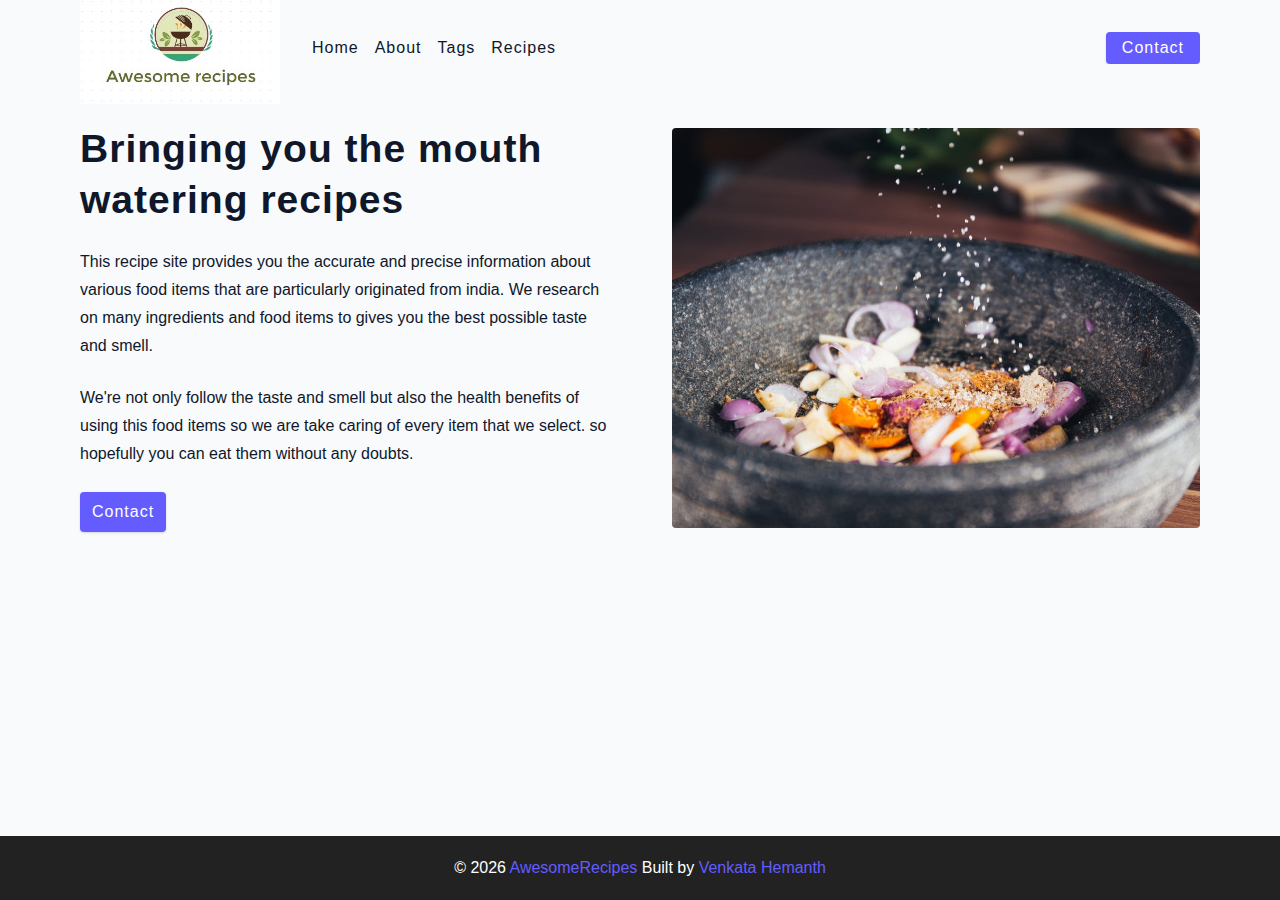
<file: about.html>
<!DOCTYPE html>
<html lang="en">
  <head>
    <meta charset="UTF-8" />
    <meta http-equiv="X-UA-Compatible" content="IE=edge" />
    <meta name="viewport" content="width=device-width, initial-scale=1.0" />
    <title>About</title>
    <!-- favicon -->
    <link rel="shortcut icon" href="./assets/favicon.ico" type="image/x-icon" />
    <!-- normalize -->
    <link rel="stylesheet" href="./css/normalize.css" />
    <!-- font-awesome -->
    <link
      rel="stylesheet"
      href="https://cdnjs.cloudflare.com/ajax/libs/font-awesome/5.14.0/css/all.min.css"
    />
    <!-- main css -->
    <link rel="stylesheet" href="./css/main.css" />
  </head>
  <body>
    <!-- nav  -->
    <nav class="navbar">
      <div class="nav-center">
        <div class="nav-header">
          <a href="index.html" class="nav-logo">
            <img src="./assets/ll.jpeg" alt="simply recipes" />
          </a>
          <button class="nav-btn btn">
            <i class="fas fa-align-justify"></i>
          </button>
        </div>
        <div class="nav-links">
          <a href="index.html" class="nav-link"> home </a>
          <a href="about.html" class="nav-link"> about </a>
          <a href="tags.html" class="nav-link"> tags </a>
          <a href="recipes.html" class="nav-link"> recipes </a>

          <div class="nav-link contact-link">
            <a href="contact.html" class="btn"> contact </a>
          </div>
        </div>
      </div>
    </nav>
    <!-- end of nav -->
    <main class="page">
      <section class="about-page">
        <article>
          <h2>Bringing you the mouth watering recipes</h2>
          <p>
            This recipe site provides you the accurate and precise information about various food items
            that are particularly originated from india. We research on many ingredients and food items 
            to gives you the best possible taste and smell.
          </p>
          <p>
            We're not only follow the taste and smell but also the health benefits of using this food items so we are take caring 
            of every item that we select. so hopefully you can eat them without any doubts.
          </p>
          <a href="contact.html" class="btn"> contact </a>
        </article>
        <!-- needs fixes -->
        <img
          src="./assets/about.jpeg"
          alt="Person Pouring Salt in Bowl"
          class="img about-img"
        />
      </section>
      <section class="featured-recipes">
        <h5 class="featured-title"></h5>
        <div class="recipes-list">
          <!-- single recipe -->
         
          <!-- end of single recipe -->
        </div>
      </section>
    </main>
    <!-- footer -->
    <footer class="page-footer">
      <p>
        &copy; <span id="date"></span>
        <span class="footer-logo">AwesomeRecipes</span> Built by
        <a href="">Venkata Hemanth</a>
      </p>
    </footer>
    <script src="./js/app.js"></script>
  </body>
</html>
</file>
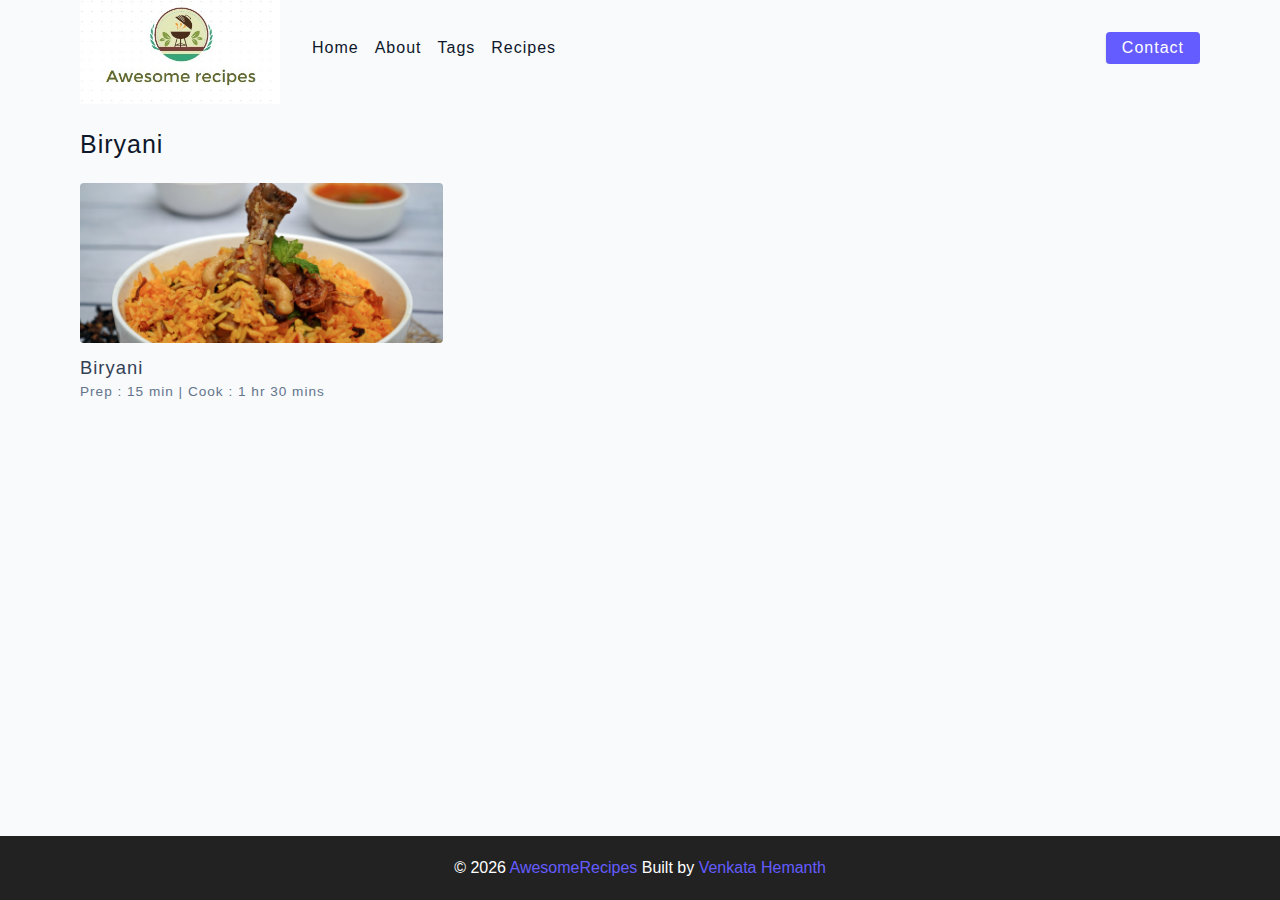
<file: Biryani.html>
<!DOCTYPE html>
<html lang="en">
  <head>
    <meta charset="UTF-8" />
    <meta http-equiv="X-UA-Compatible" content="IE=edge" />
    <meta name="viewport" content="width=device-width, initial-scale=1.0" />
    <title>Recipe Template</title>
    <!-- favicon -->
    <link rel="shortcut icon" href="./assets/favicon.ico" type="image/x-icon" />
    <!-- normalize -->
    <link rel="stylesheet" href="./css/normalize.css" />
    <!-- font-awesome -->
    <link
      rel="stylesheet"
      href="https://cdnjs.cloudflare.com/ajax/libs/font-awesome/5.14.0/css/all.min.css"
    />
    <!-- main css -->
    <link rel="stylesheet" href="./css/main.css" />
  </head>
  <body>
    <!-- nav  -->
    <nav class="navbar">
      <div class="nav-center">
        <div class="nav-header">
          <a href="index.html" class="nav-logo">
            <img src="./assets/ll.jpeg" alt="simply recipes" />
          </a>
          <button class="nav-btn btn">
            <i class="fas fa-align-justify"></i>
          </button>
        </div>
        <div class="nav-links">
          <a href="index.html" class="nav-link"> home </a>
          <a href="about.html" class="nav-link"> about </a>
          <a href="tags.html" class="nav-link"> tags </a>
          <a href="recipes.html" class="nav-link"> recipes </a>

          <div class="nav-link contact-link">
            <a href="contact.html" class="btn"> contact </a>
          </div>
        </div>
      </div>
    </nav>
    <!-- end of nav -->
    <main class="page">
      <div class="featured-recipes">
        <h4>Biryani</h4>
          <!-- recipes list -->
        <div class="recipes-list">
          <!-- single recipe -->
          <a href="single-recipe.html" class="recipe">
            <img
              src="./assets/recipes/recipe-1.jpeg"
              class="img recipe-img"
              alt=""
            />
            <h5>Biryani</h5>
            <p>Prep : 15 min | Cook : 1 hr 30 mins</p>
          </a>
        </div>
        <!-- end of recipe list -->
      </div>
          
    </main>
    <!-- footer -->
    <footer class="page-footer">
      <p>
        &copy; <span id="date"></span>
        <span class="footer-logo">AwesomeRecipes</span> Built by
        <a href="">Venkata Hemanth</a>
      </p>
    </footer>
    <script src="./js/app.js"></script>
  </body>
</html>
</file>
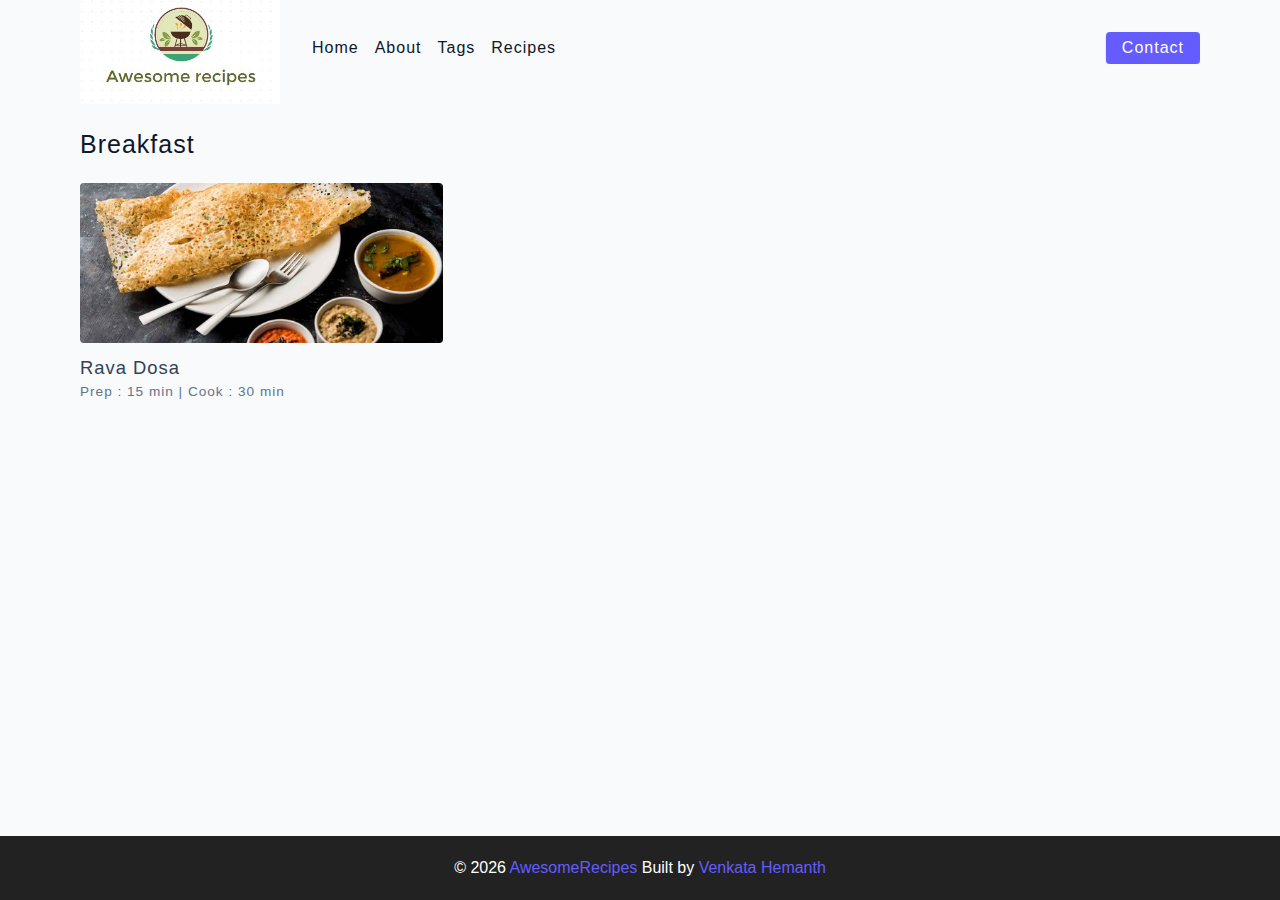
<file: Breakfast.html>
<!DOCTYPE html>
<html lang="en">
  <head>
    <meta charset="UTF-8" />
    <meta http-equiv="X-UA-Compatible" content="IE=edge" />
    <meta name="viewport" content="width=device-width, initial-scale=1.0" />
    <title>Recipe Template</title>
    <!-- favicon -->
    <link rel="shortcut icon" href="./assets/favicon.ico" type="image/x-icon" />
    <!-- normalize -->
    <link rel="stylesheet" href="./css/normalize.css" />
    <!-- font-awesome -->
    <link
      rel="stylesheet"
      href="https://cdnjs.cloudflare.com/ajax/libs/font-awesome/5.14.0/css/all.min.css"
    />
    <!-- main css -->
    <link rel="stylesheet" href="./css/main.css" />
  </head>
  <body>
    <!-- nav  -->
    <nav class="navbar">
      <div class="nav-center">
        <div class="nav-header">
          <a href="index.html" class="nav-logo">
            <img src="./assets/ll.jpeg" alt="simply recipes" />
          </a>
          <button class="nav-btn btn">
            <i class="fas fa-align-justify"></i>
          </button>
        </div>
        <div class="nav-links">
          <a href="index.html" class="nav-link"> home </a>
          <a href="about.html" class="nav-link"> about </a>
          <a href="tags.html" class="nav-link"> tags </a>
          <a href="recipes.html" class="nav-link"> recipes </a>

          <div class="nav-link contact-link">
            <a href="contact.html" class="btn"> contact </a>
          </div>
        </div>
      </div>
    </nav>
    <!-- end of nav -->
    <main class="page">
      <div class="featured-recipes">
        <h4>Breakfast</h4>
          <!-- recipes list -->
        <div class="recipes-list">
          <a href="fourth-recipe.html" class="recipe">
            <img
              src="./assets/recipes/recipe-4.jpeg"
              class="img recipe-img"
              alt=""
            />
            <h5>Rava Dosa</h5>
            <p>Prep : 15 min | Cook : 30 min</p>
          </a>
          <!-- end of single recipe -->
        </div>
        <!-- end of recipe list -->
      </div>
          
    </main>
    <!-- footer -->
    <footer class="page-footer">
      <p>
        &copy; <span id="date"></span>
        <span class="footer-logo">AwesomeRecipes</span> Built by
        <a href="">Venkata Hemanth</a>
      </p>
    </footer>
    <script src="./js/app.js"></script>
  </body>
</html>
</file>
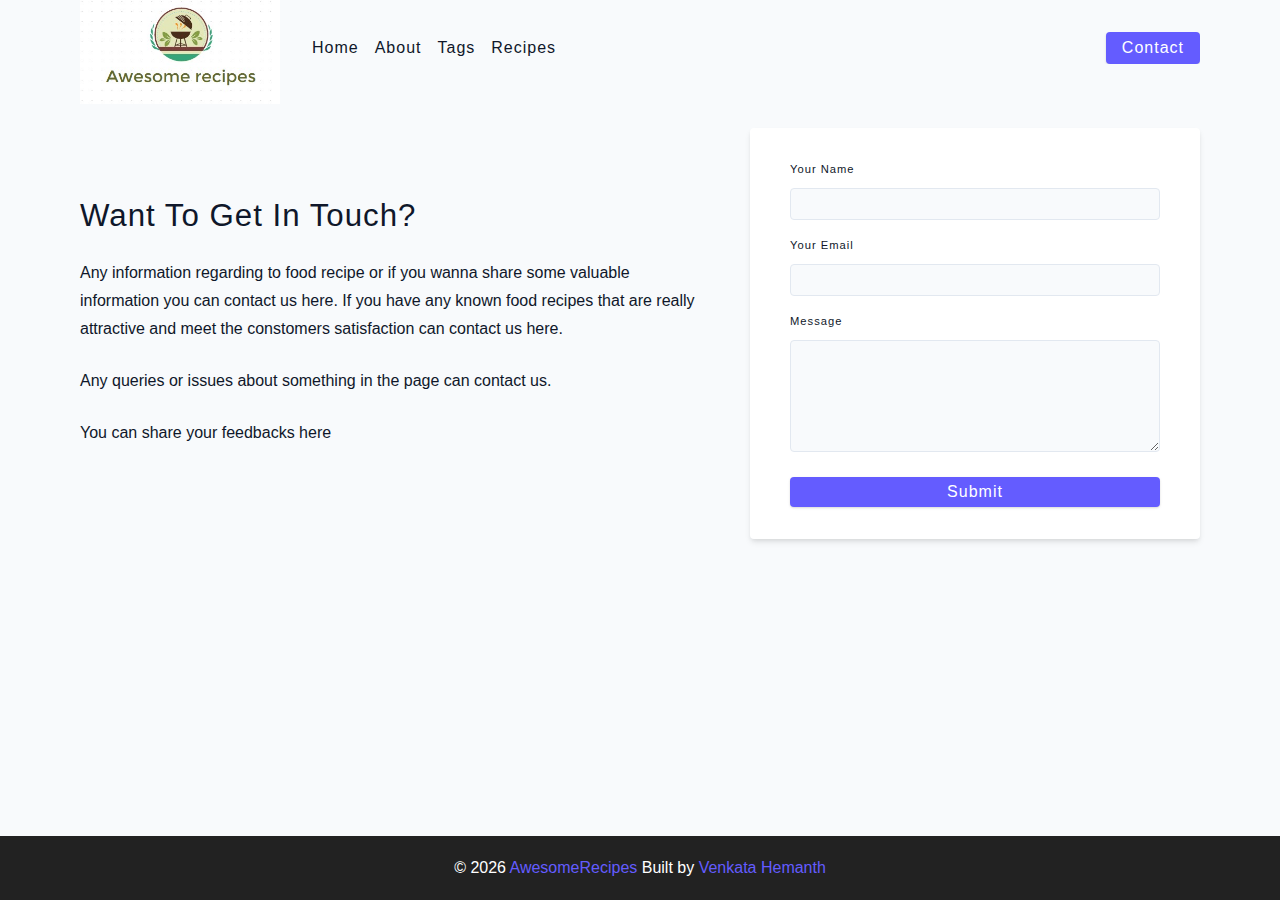
<file: contact.html>
<!DOCTYPE html>
<html lang="en">
  <head>
    <meta charset="UTF-8" />
    <meta http-equiv="X-UA-Compatible" content="IE=edge" />
    <meta name="viewport" content="width=device-width, initial-scale=1.0" />
    <title>Contact</title>
    <!-- favicon -->
    <link rel="shortcut icon" href="./assets/favicon.ico" type="image/x-icon" />
    <!-- normalize -->
    <link rel="stylesheet" href="./css/normalize.css" />
    <!-- font-awesome -->
    <link
      rel="stylesheet"
      href="https://cdnjs.cloudflare.com/ajax/libs/font-awesome/5.14.0/css/all.min.css"
    />
    <!-- main css -->
    <link rel="stylesheet" href="./css/main.css" />
  </head>
  <body>
    <!-- nav  -->
    <nav class="navbar">
      <div class="nav-center">
        <div class="nav-header">
          <a href="index.html" class="nav-logo">
            <img src="./assets/ll.jpeg" alt="simply recipes" />
          </a>
          <button class="nav-btn btn">
            <i class="fas fa-align-justify"></i>
          </button>
        </div>
        <div class="nav-links">
          <a href="index.html" class="nav-link"> home </a>
          <a href="about.html" class="nav-link"> about </a>
          <a href="tags.html" class="nav-link"> tags </a>
          <a href="recipes.html" class="nav-link"> recipes </a>

          <div class="nav-link contact-link">
            <a href="contact.html" class="btn"> contact </a>
          </div>
        </div>
      </div>
    </nav>
    <!-- end of nav -->
    <main class="page">
     <section class="contact-container">
          <article class="contact-info">
            <h3>Want To Get In Touch?</h3>
            <p>
              Any information regarding to food recipe or if you wanna share some valuable information you can contact us here.
              If you have any known food recipes that are really attractive and meet the constomers
              satisfaction can contact us here.
            </p>
            <p>Any queries or issues about something in the page can contact us.</p>
            <p>
              You can share your feedbacks here
            </p>
          </article>
          <article>
            <form class="form contact-form">
              <div class="form-row">
                <label html="name" class="form-label">your name</label>
                <input type="text" name="name" id="name" class="form-input" />
              </div>
              <div class="form-row">
                <label html="email" class="form-label">your email</label>
                <input type="text" name="email" id="email" class="form-input" />
              </div>
              <div class="form-row">
                <label html="message" class="form-label">message</label>
                <textarea name="message" id="message" class="form-textarea"></textarea>
              </div>
              <button type="submit" class="btn btn-block">
                submit
              </button>
            </form>
          </article>
        </section>
    </main>
    <!-- footer -->
    <footer class="page-footer">
      <p>
        &copy; <span id="date"></span>
        <span class="footer-logo">AwesomeRecipes</span> Built by
        <a href="">Venkata Hemanth</a>
      </p>
    </footer>
    <script src="./js/app.js"></script>
  </body>
</html>
</file>
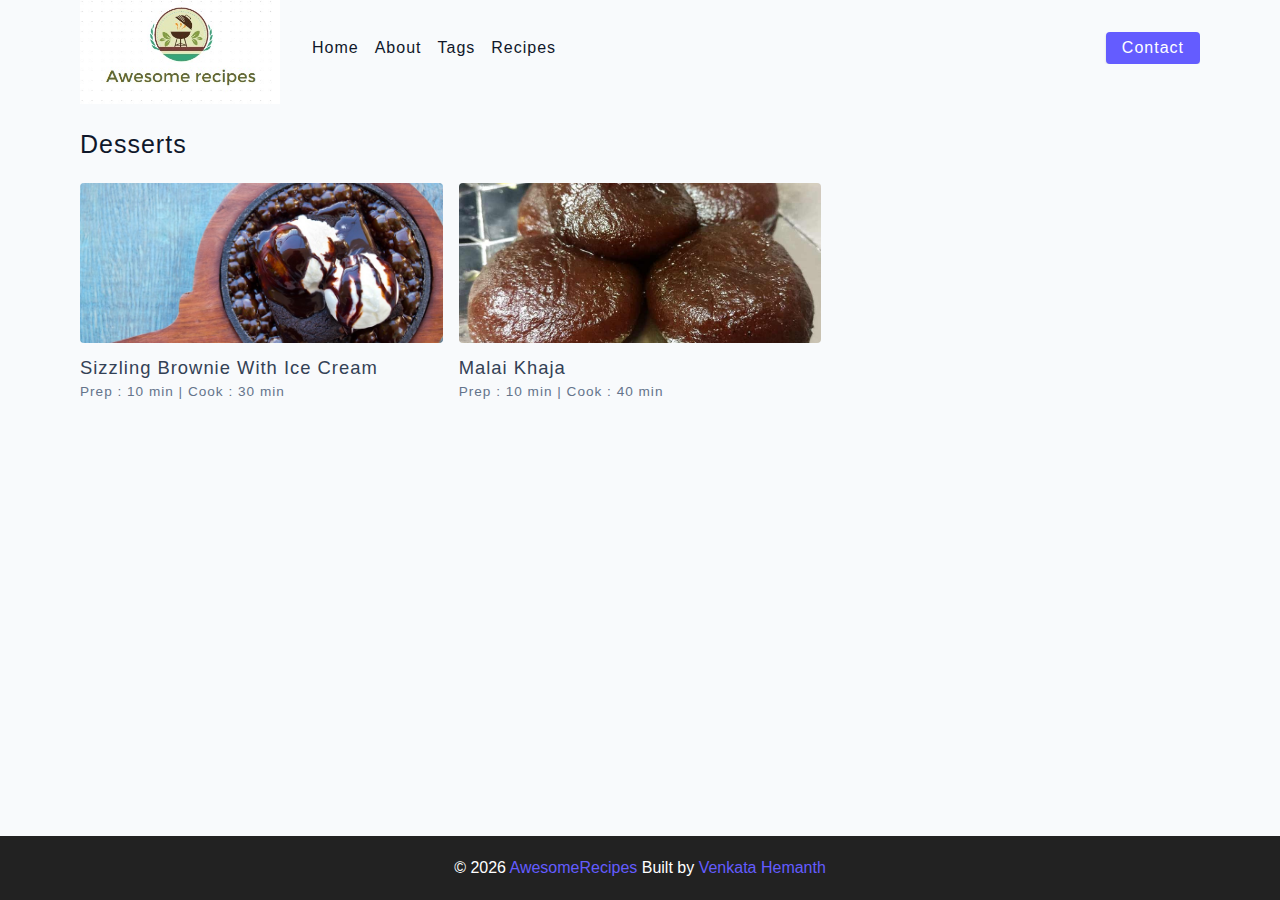
<file: Desserts.html>
<!DOCTYPE html>
<html lang="en">
  <head>
    <meta charset="UTF-8" />
    <meta http-equiv="X-UA-Compatible" content="IE=edge" />
    <meta name="viewport" content="width=device-width, initial-scale=1.0" />
    <title>Recipe Template</title>
    <!-- favicon -->
    <link rel="shortcut icon" href="./assets/favicon.ico" type="image/x-icon" />
    <!-- normalize -->
    <link rel="stylesheet" href="./css/normalize.css" />
    <!-- font-awesome -->
    <link
      rel="stylesheet"
      href="https://cdnjs.cloudflare.com/ajax/libs/font-awesome/5.14.0/css/all.min.css"
    />
    <!-- main css -->
    <link rel="stylesheet" href="./css/main.css" />
  </head>
  <body>
    <!-- nav  -->
    <nav class="navbar">
      <div class="nav-center">
        <div class="nav-header">
          <a href="index.html" class="nav-logo">
            <img src="./assets/ll.jpeg" alt="simply recipes" />
          </a>
          <button class="nav-btn btn">
            <i class="fas fa-align-justify"></i>
          </button>
        </div>
        <div class="nav-links">
          <a href="index.html" class="nav-link"> home </a>
          <a href="about.html" class="nav-link"> about </a>
          <a href="tags.html" class="nav-link"> tags </a>
          <a href="recipes.html" class="nav-link"> recipes </a>

          <div class="nav-link contact-link">
            <a href="contact.html" class="btn"> contact </a>
          </div>
        </div>
      </div>
    </nav>
    <!-- end of nav -->
    <main class="page">
      <div class="featured-recipes">
        <h4>Desserts</h4>
          <!-- recipes list -->
        <div class="recipes-list">
          <!-- single recipe -->
          <a href="double-recipe.html" class="recipe">
            <img
              src="./assets/recipes/recipe-2.jpeg"
              class="img recipe-img"
              alt=""
            />
            <h5>Sizzling Brownie with Ice cream</h5>
            <p>Prep : 10 min | Cook : 30 min</p>
          </a>
          <a href="third-recipe.html" class="recipe">
            <img
              src="./assets/recipes/recipe-3.jpeg"
              class="img recipe-img"
              alt=""
            />
            <h5>Malai Khaja</h5>
            <p>Prep : 10 min | Cook : 40 min</p>
          </a>
        </div>
        <!-- end of recipe list -->
      </div>
          
    </main>
    <!-- footer -->
    <footer class="page-footer">
      <p>
        &copy; <span id="date"></span>
        <span class="footer-logo">AwesomeRecipes</span> Built by
        <a href="">Venkata Hemanth</a>
      </p>
    </footer>
    <script src="./js/app.js"></script>
  </body>
</html>
</file>
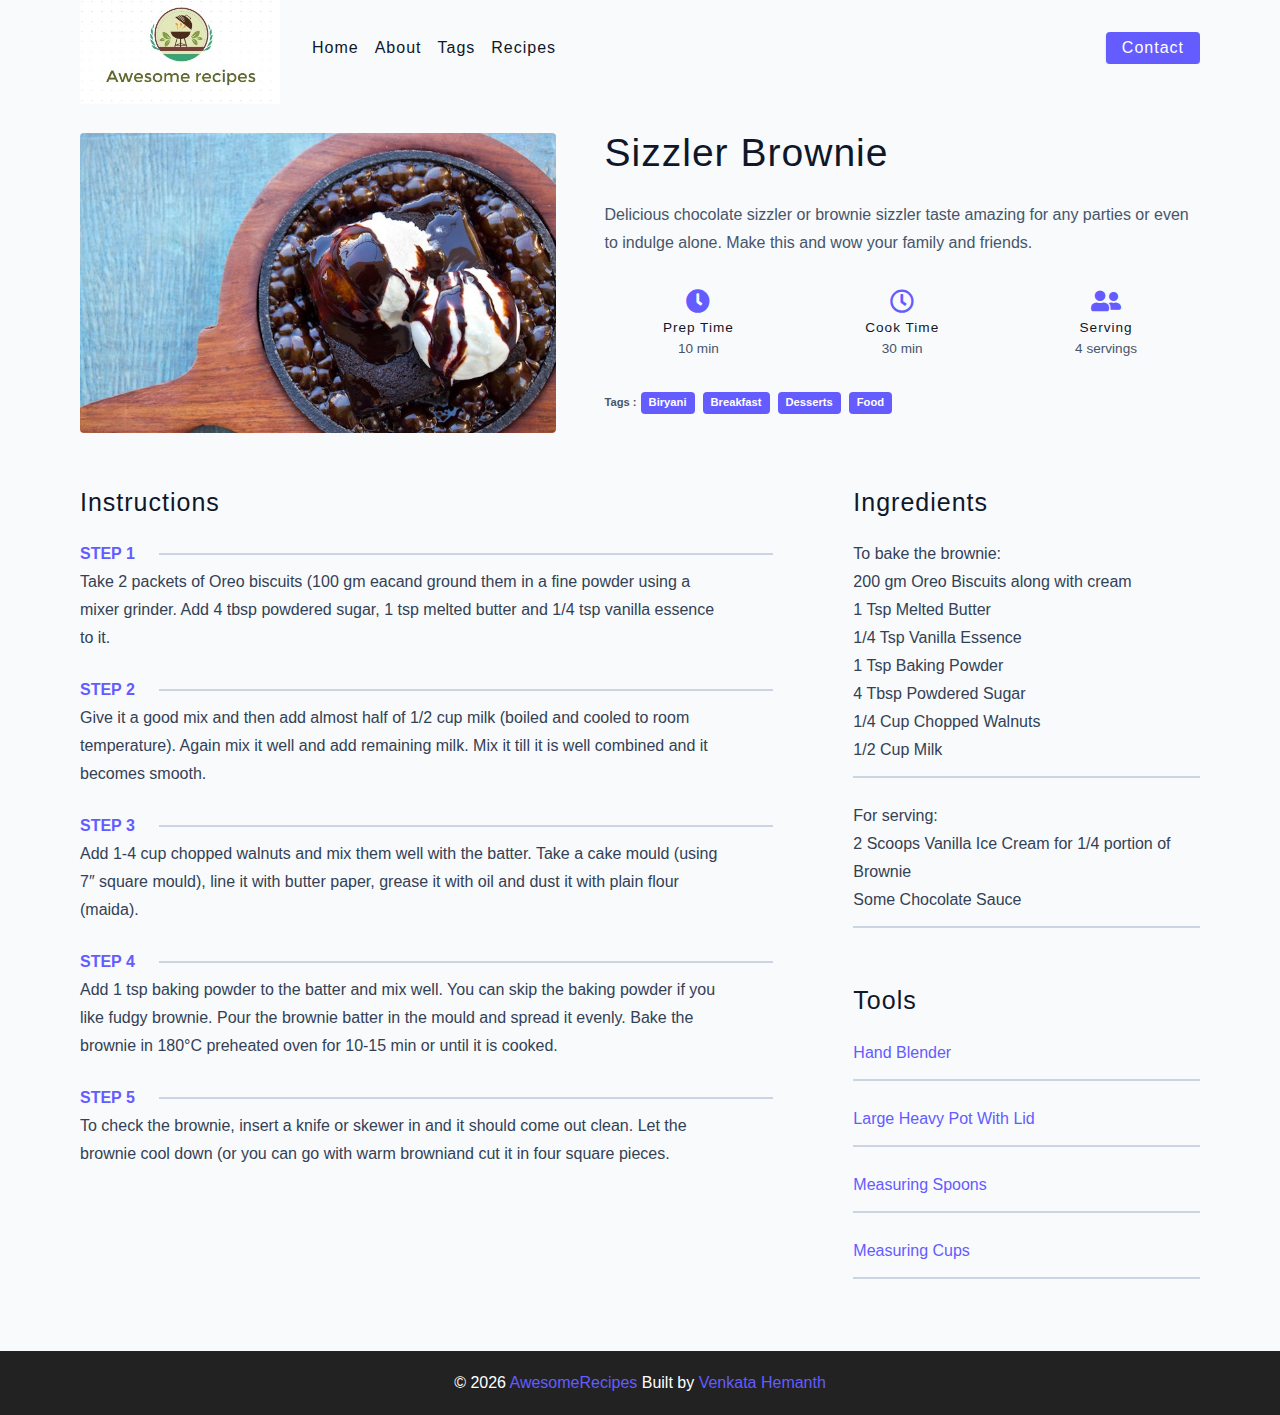
<file: double-recipe.html>
<!DOCTYPE html>
<html lang="en">
  <head>
    <meta charset="UTF-8" />
    <meta http-equiv="X-UA-Compatible" content="IE=edge" />
    <meta name="viewport" content="width=device-width, initial-scale=1.0" />
    <title>Single Recipe</title>
    <!-- favicon -->
    <link rel="shortcut icon" href="./assets/favicon.ico" type="image/x-icon" />
    <!-- normalize -->
    <link rel="stylesheet" href="./css/normalize.css" />
    <!-- font-awesome -->
    <link
      rel="stylesheet"
      href="https://cdnjs.cloudflare.com/ajax/libs/font-awesome/5.14.0/css/all.min.css"
    />
    <!-- main css -->
    <link rel="stylesheet" href="./css/main.css" />
  </head>
  <body>
    <!-- nav  -->
    <nav class="navbar">
      <div class="nav-center">
        <div class="nav-header">
          <a href="index.html" class="nav-logo">
            <img src="./assets/ll.jpeg" alt="simply recipes" />
          </a>
          <button class="nav-btn btn">
            <i class="fas fa-align-justify"></i>
          </button>
        </div>
        <div class="nav-links">
          <a href="index.html" class="nav-link"> home </a>
          <a href="about.html" class="nav-link"> about </a>
          <a href="tags.html" class="nav-link"> tags </a>
          <a href="recipes.html" class="nav-link"> recipes </a>

          <div class="nav-link contact-link">
            <a href="contact.html" class="btn"> contact </a>
          </div>
        </div>
      </div>
    </nav>
    <!-- end of nav -->
    <main class="page">
      <div class="recipe-page">
        <section class="recipe-hero">
          <img
            src="./assets/recipes/recipe-2.jpeg"
            class="img recipe-hero-img"
          />
          <article class="recipe-info">
            <h2>Sizzler brownie</h2>
            <p>
            Delicious chocolate sizzler or brownie sizzler taste amazing for any 
            parties or even to indulge alone. Make this and wow your family and friends.
            </p>
            <div class="recipe-icons">
              <article>
                <i class="fas fa-clock"></i>
                <h5>prep time</h5>
                <p>10 min</p>
              </article>
              <article>
                <i class="far fa-clock"></i>
                <h5>cook time</h5>
                <p>30 min</p>
              </article>
              <article>
                <i class="fas fa-user-friends"></i>
                <h5>serving</h5>
                <p>4 servings</p>
              </article>
            </div>
            <p class="recipe-tags">
              Tags : <a href="Biryani.html">Biryani</a>
              <a href="Breakfast.html">breakfast</a>
              <a href="Desserts.html">Desserts</a>
              <a href="tag-template.html">food</a>
            </p>
          </article>
        </section>
        <!-- content -->
        <section class="recipe-content">
          <article>
            <h4>instructions</h4>
            <!-- single instruction -->
            <div class="single-instruction">
              <header>
                <p>step 1</p>
                <div></div>
              </header>
              <p>
                Take 2 packets of Oreo biscuits (100 gm eacand ground them in a fine powder using a mixer grinder.
                Add 4 tbsp powdered sugar, 1 tsp melted butter and 1/4 tsp vanilla essence to it.
              </p>
            </div>
            <!-- end of single instruction -->
            <!-- single instruction -->
            <div class="single-instruction">
              <header>
                <p>step 2</p>
                <div></div>
              </header>
              <p>
                Give it a good mix and then add almost half of 1/2 cup milk (boiled and cooled to room temperature).
                Again mix it well and add remaining milk. Mix it till it is well combined and it becomes smooth.
              </p>
            </div>
            <!-- end of single instruction -->
            <!-- single instruction -->
            <div class="single-instruction">
              <header>
                <p>step 3</p>
                <div></div>
              </header>
              <p>
                Add 1-4 cup chopped walnuts and mix them well with the batter.
                Take a cake mould (using 7″ square mould), line it with butter paper, grease it with oil and dust it with plain flour (maida).
              </p>
            </div>
            <div class="single-instruction">
              <header>
                <p>step 4</p>
                <div></div>
              </header>
              <p>
                Add 1 tsp baking powder to the batter and mix well. You can skip the baking powder if you like fudgy brownie.
                Pour the brownie batter in the mould and spread it evenly.
                Bake the brownie in 180°C preheated oven for 10-15 min or until it is cooked.
              </p>
            </div>
            <div class="single-instruction">
              <header>
                <p>step 5</p>
                <div></div>
              </header>
              <p>
                To check the brownie, insert a knife or skewer in and it should come out clean.
                Let the brownie cool down (or you can go with warm browniand cut it in four square pieces.
              </p>
            </div>
            <!-- end of single instruction -->
          </article>
          <article class="second-column">
            <div>
              <h4>ingredients</h4>
              <p class="single-ingredient">
                To bake the brownie: <br>
                200 gm Oreo Biscuits along with cream<br>
                1 Tsp Melted Butter<br>
                1/4 Tsp Vanilla Essence<br>
                1 Tsp Baking Powder<br>
                4 Tbsp Powdered Sugar<br>
                1/4 Cup Chopped Walnuts<br>
                1/2 Cup Milk
              </p>
              <p class="single-ingredient">
                For serving:<br>
                2 Scoops Vanilla Ice Cream for 1/4 portion of Brownie<br>
                Some Chocolate Sauce
              </p>
            </div>
            <div>
              <h4>tools</h4>
              <p class="single-tool">Hand Blender</p>
              <p class="single-tool">Large Heavy Pot With Lid</p>
              <p class="single-tool">Measuring Spoons</p>
              <p class="single-tool">Measuring Cups</p>
            </div>
          </article>
        </section>
      </div>
    </main>
    <!-- footer -->
    <footer class="page-footer">
      <p>
        &copy; <span id="date"></span>
        <span class="footer-logo">AwesomeRecipes</span> Built by
        <a href="">Venkata Hemanth</a>
      </p>
    </footer>
    <script src="./js/app.js"></script>
  </body>
</html>
</file>
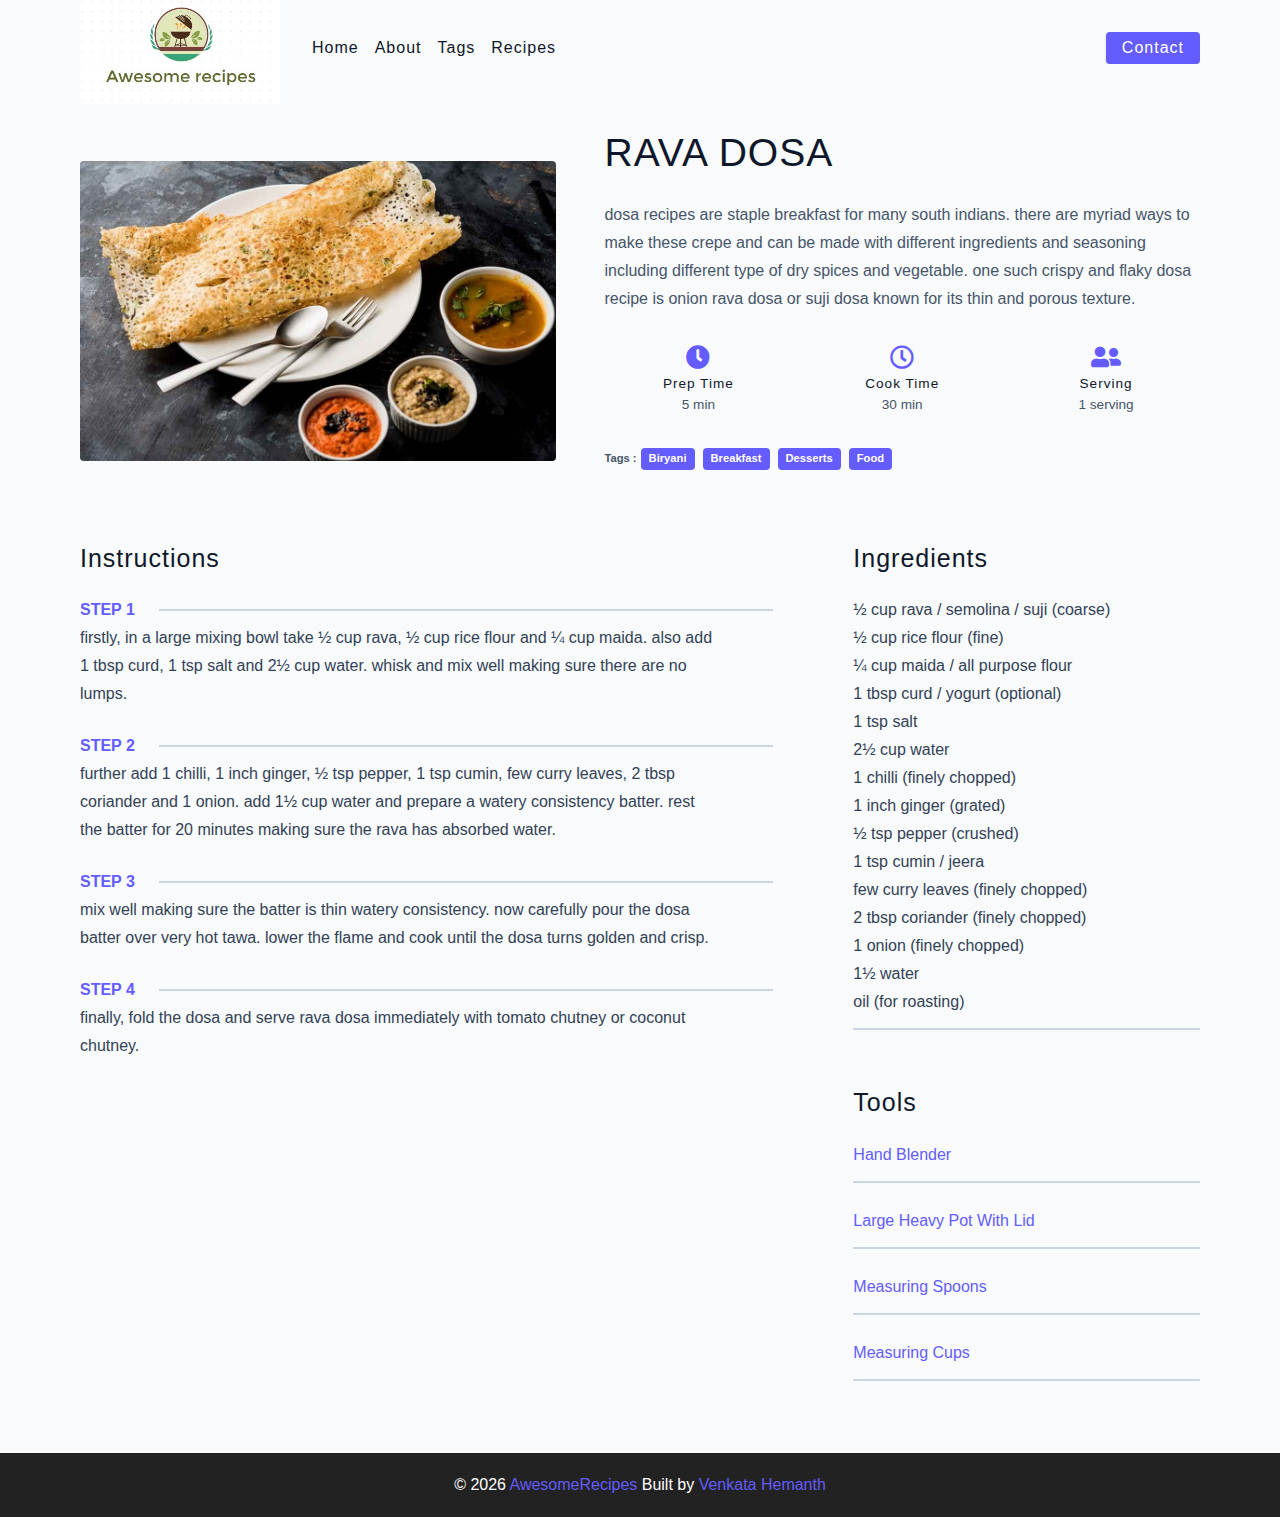
<file: fourth-recipe.html>
<!DOCTYPE html>
<html lang="en">
  <head>
    <meta charset="UTF-8" />
    <meta http-equiv="X-UA-Compatible" content="IE=edge" />
    <meta name="viewport" content="width=device-width, initial-scale=1.0" />
    <title>Single Recipe || Final</title>
    <!-- favicon -->
    <link rel="shortcut icon" href="./assets/favicon.ico" type="image/x-icon" />
    <!-- normalize -->
    <link rel="stylesheet" href="./css/normalize.css" />
    <!-- font-awesome -->
    <link
      rel="stylesheet"
      href="https://cdnjs.cloudflare.com/ajax/libs/font-awesome/5.14.0/css/all.min.css"
    />
    <!-- main css -->
    <link rel="stylesheet" href="./css/main.css" />
  </head>
  <body>
    <!-- nav  -->
    <nav class="navbar">
      <div class="nav-center">
        <div class="nav-header">
          <a href="index.html" class="nav-logo">
            <img src="./assets/ll.jpeg" alt="simply recipes" />
          </a>
          <button class="nav-btn btn">
            <i class="fas fa-align-justify"></i>
          </button>
        </div>
        <div class="nav-links">
          <a href="index.html" class="nav-link"> home </a>
          <a href="about.html" class="nav-link"> about </a>
          <a href="tags.html" class="nav-link"> tags </a>
          <a href="recipes.html" class="nav-link"> recipes </a>

          <div class="nav-link contact-link">
            <a href="contact.html" class="btn"> contact </a>
          </div>
        </div>
      </div>
    </nav>
    <!-- end of nav -->
    <main class="page">
      <div class="recipe-page">
        <section class="recipe-hero">
          <img
            src="./assets/recipes/recipe-4.jpeg"
            class="img recipe-hero-img"
          />
          <article class="recipe-info">
            <h2>RAVA DOSA</h2>
            <p>
              dosa recipes are staple breakfast for many south indians. there are myriad ways to make 
              these crepe and can be made with different ingredients and seasoning including different
               type of dry spices and vegetable. one such crispy and flaky dosa recipe is onion rava dosa
                or suji dosa known for its thin and porous texture. 
            </p>
            <div class="recipe-icons">
              <article>
                <i class="fas fa-clock"></i>
                <h5>prep time</h5>
                <p>5 min</p>
              </article>
              <article>
                <i class="far fa-clock"></i>
                <h5>cook time</h5>
                <p>30 min</p>
              </article>
              <article>
                <i class="fas fa-user-friends"></i>
                <h5>serving</h5>
                <p>1 serving</p>
              </article>
            </div>
            <p class="recipe-tags">
              Tags : <a href="Biryani.html">Biryani</a>
              <a href="Breakfast.html">breakfast</a>
              <a href="Desserts.html">Desserts</a>
              <a href="tag-template.html">food</a>
            </p>
          </article>
        </section>
        <!-- content -->
        <section class="recipe-content">
          <article>
            <h4>instructions</h4>
            <!-- single instruction -->
            <div class="single-instruction">
              <header>
                <p>step 1</p>
                <div></div>
              </header>
              <p>
                firstly, in a large mixing bowl take ½ cup rava, ½ cup rice flour and ¼ cup maida.
              also add 1 tbsp curd, 1 tsp salt and 2½ cup water.
                whisk and mix well making sure there are no lumps.
              </p>
            </div>
            <!-- end of single instruction -->
            <!-- single instruction -->
            <div class="single-instruction">
              <header>
                <p>step 2</p>
                <div></div>
              </header>
              <p>
                further add 1 chilli, 1 inch ginger, ½ tsp pepper, 1 tsp cumin, few curry leaves, 2 tbsp coriander and 1 onion.
                add 1½ cup water and prepare a watery consistency batter.
                rest the batter for 20 minutes making sure the rava has absorbed water.
              </p>
            </div>
            <!-- end of single instruction -->
            <!-- single instruction -->
            <div class="single-instruction">
              <header>
                <p>step 3</p>
                <div></div>
              </header>
              <p>
                mix well making sure the batter is thin watery consistency.
                now carefully pour the dosa batter over very hot tawa.
                lower the flame and cook until the dosa turns golden and crisp.
              </p>
            </div>
            <div class="single-instruction">
              <header>
                <p>step 4</p>
                <div></div>
              </header>
              <p>
                finally, fold the dosa and serve rava dosa immediately with tomato chutney or coconut chutney.
              </p>
            </div>
            <!-- end of single instruction -->
          </article>
          <article class="second-column">
            <div>
              <h4>ingredients</h4>
              <p class="single-ingredient">
                ½ cup rava / semolina / suji (coarse)<br>
                ½ cup rice flour (fine)<br>
                ¼ cup maida / all purpose flour<br>
                1 tbsp curd / yogurt (optional)<br>
                   1 tsp salt<br>
                 2½ cup water<br>
                 1 chilli (finely chopped)<br>
             1 inch ginger (grated)<br>
                     ½ tsp pepper (crushed)<br>
           1 tsp cumin / jeera<br>
             few curry leaves (finely chopped)<br>
               2 tbsp coriander (finely chopped)<br>
              1 onion (finely chopped)<br>
               1½ water<br>
                oil (for roasting)
              </p>
            </div>
            <div>
              <h4>tools</h4>
              <p class="single-tool">Hand Blender</p>
              <p class="single-tool">Large Heavy Pot With Lid</p>
              <p class="single-tool">Measuring Spoons</p>
              <p class="single-tool">Measuring Cups</p>
            </div>
          </article>
        </section>
      </div>
    </main>
    <!-- footer -->
    <footer class="page-footer">
      <p>
        &copy; <span id="date"></span>
        <span class="footer-logo">AwesomeRecipes</span> Built by
        <a href="">Venkata Hemanth</a>
      </p>
    </footer>
    <script src="./js/app.js"></script>
  </body>
</html>
</file>
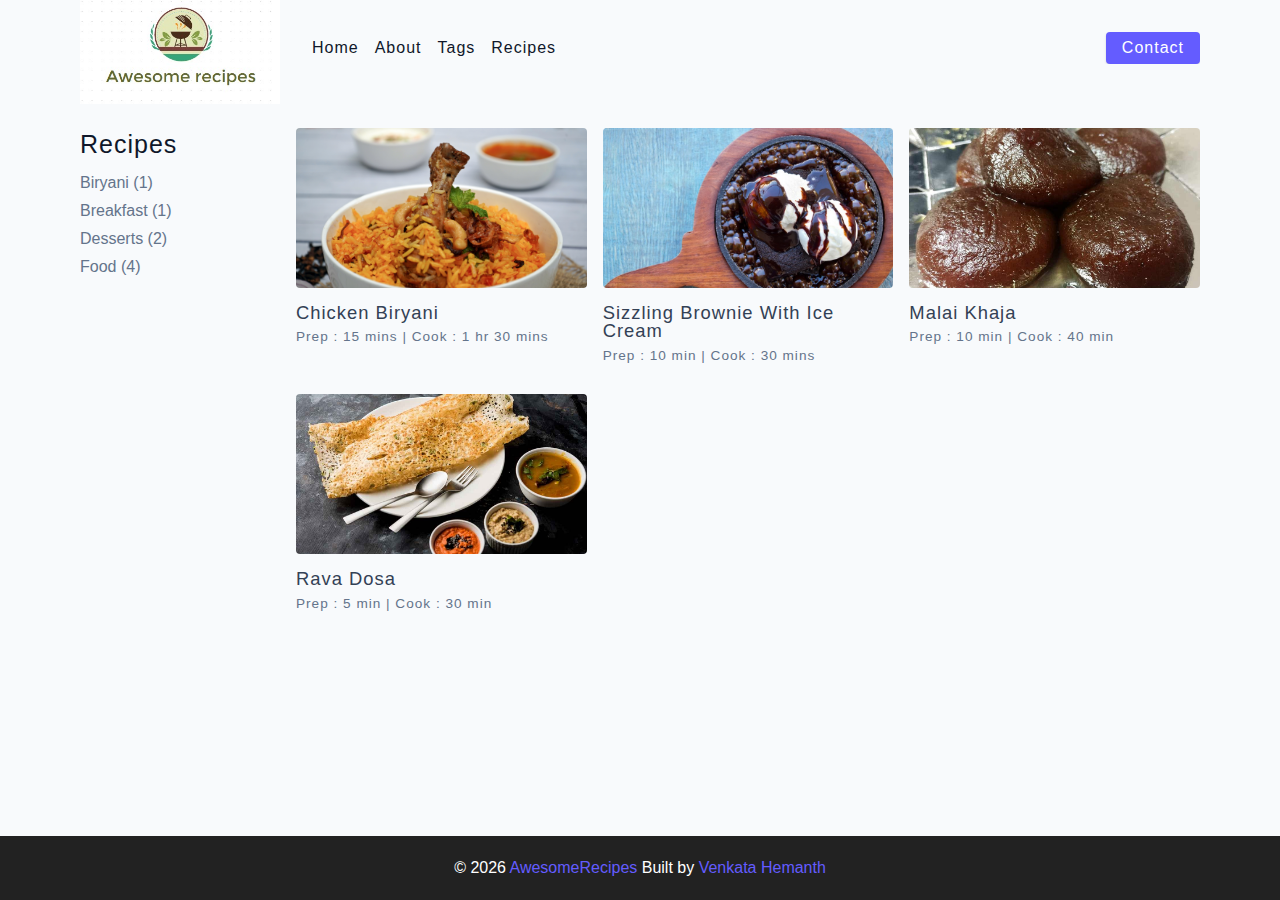
<file: recipes.html>
<!DOCTYPE html>
<html lang="en">
  <head>
    <meta charset="UTF-8" />
    <meta http-equiv="X-UA-Compatible" content="IE=edge" />
    <meta name="viewport" content="width=device-width, initial-scale=1.0" />
    <title>Recipes || Final</title>
    <!-- favicon -->
    <link rel="shortcut icon" href="./assets/favicon.ico" type="image/x-icon" />
    <!-- normalize -->
    <link rel="stylesheet" href="./css/normalize.css" />
    <!-- font-awesome -->
    <link
      rel="stylesheet"
      href="https://cdnjs.cloudflare.com/ajax/libs/font-awesome/5.14.0/css/all.min.css"
    />
    <!-- main css -->
    <link rel="stylesheet" href="./css/main.css" />
  </head>
  <body>
    <!-- nav  -->
    <nav class="navbar">
      <div class="nav-center">
        <div class="nav-header">
          <a href="index.html" class="nav-logo">
            <img src="./assets/ll.jpeg" alt="simply recipes" />
          </a>
          <button class="nav-btn btn">
            <i class="fas fa-align-justify"></i>
          </button>
        </div>
        <div class="nav-links">
          <a href="index.html" class="nav-link"> home </a>
          <a href="about.html" class="nav-link"> about </a>
          <a href="tags.html" class="nav-link"> tags </a>
          <a href="recipes.html" class="nav-link"> recipes </a>

          <div class="nav-link contact-link">
            <a href="contact.html" class="btn"> contact </a>
          </div>
        </div>
      </div>
    </nav>
    <!-- end of nav -->
    <!-- main -->
    <main class="page">
      <section class="recipes-container">
        <!-- tag container -->
        <div class="tags-container">
          <h4>recipes</h4>
          <div class="tags-list">
            <a href="Biryani.html">Biryani (1)</a>
            <a href="Breakfast.html">Breakfast (1)</a>
            <a href="Desserts.html">Desserts (2)</a>
            <a href="tag-template.html">Food (4)</a>
          </div>
        </div>
        <!-- end of tag container -->
        <!-- recipes list -->
        <div class="recipes-list">
          <!-- single recipe -->
          <a href="single-recipe.html" class="recipe">
            <img
              src="./assets/recipes/recipe-1.jpeg"
              class="img recipe-img"
              alt=""
            />
            <h5>Chicken biryani</h5>
            <p>Prep : 15 mins | Cook : 1 hr 30 mins</p>
          </a>
          <!-- end of single recipe -->
          <!-- single recipe -->
          <a href="double-recipe.html" class="recipe">
            <img
              src="./assets/recipes/recipe-2.jpeg"
              class="img recipe-img"
              alt=""
            />
            <h5>Sizzling Brownie with Ice Cream</h5>
            <p>Prep : 10 min | Cook : 30 mins</p>
          </a>
          <!-- end of single recipe -->
          <!-- single recipe -->
          <a href="third-recipe.html" class="recipe">
            <img
              src="./assets/recipes/recipe-3.jpeg"
              class="img recipe-img"
              alt=""
            />
            <h5>Malai Khaja</h5>
            <p>Prep : 10 min | Cook : 40 min</p>
          </a>
          <!-- end of single recipe -->
          <!-- single recipe -->
          <a href="fourth-recipe.html" class="recipe">
            <img
              src="./assets/recipes/recipe-4.jpeg"
              class="img recipe-img"
              alt=""
            />
            <h5>Rava Dosa</h5>
            <p>Prep : 5 min | Cook : 30 min</p>
          </a>
          <!-- end of single recipe -->
        </div>
      </section>
    </main>
    <!-- end of main -->
    <!-- footer -->
    <footer class="page-footer">
      <p>
        &copy; <span id="date"></span>
        <span class="footer-logo">AwesomeRecipes</span> Built by
        <a href="">Venkata Hemanth</a>
      </p>
    </footer>
    <script src="./js/app.js"></script>
  </body>
</html>
</file>
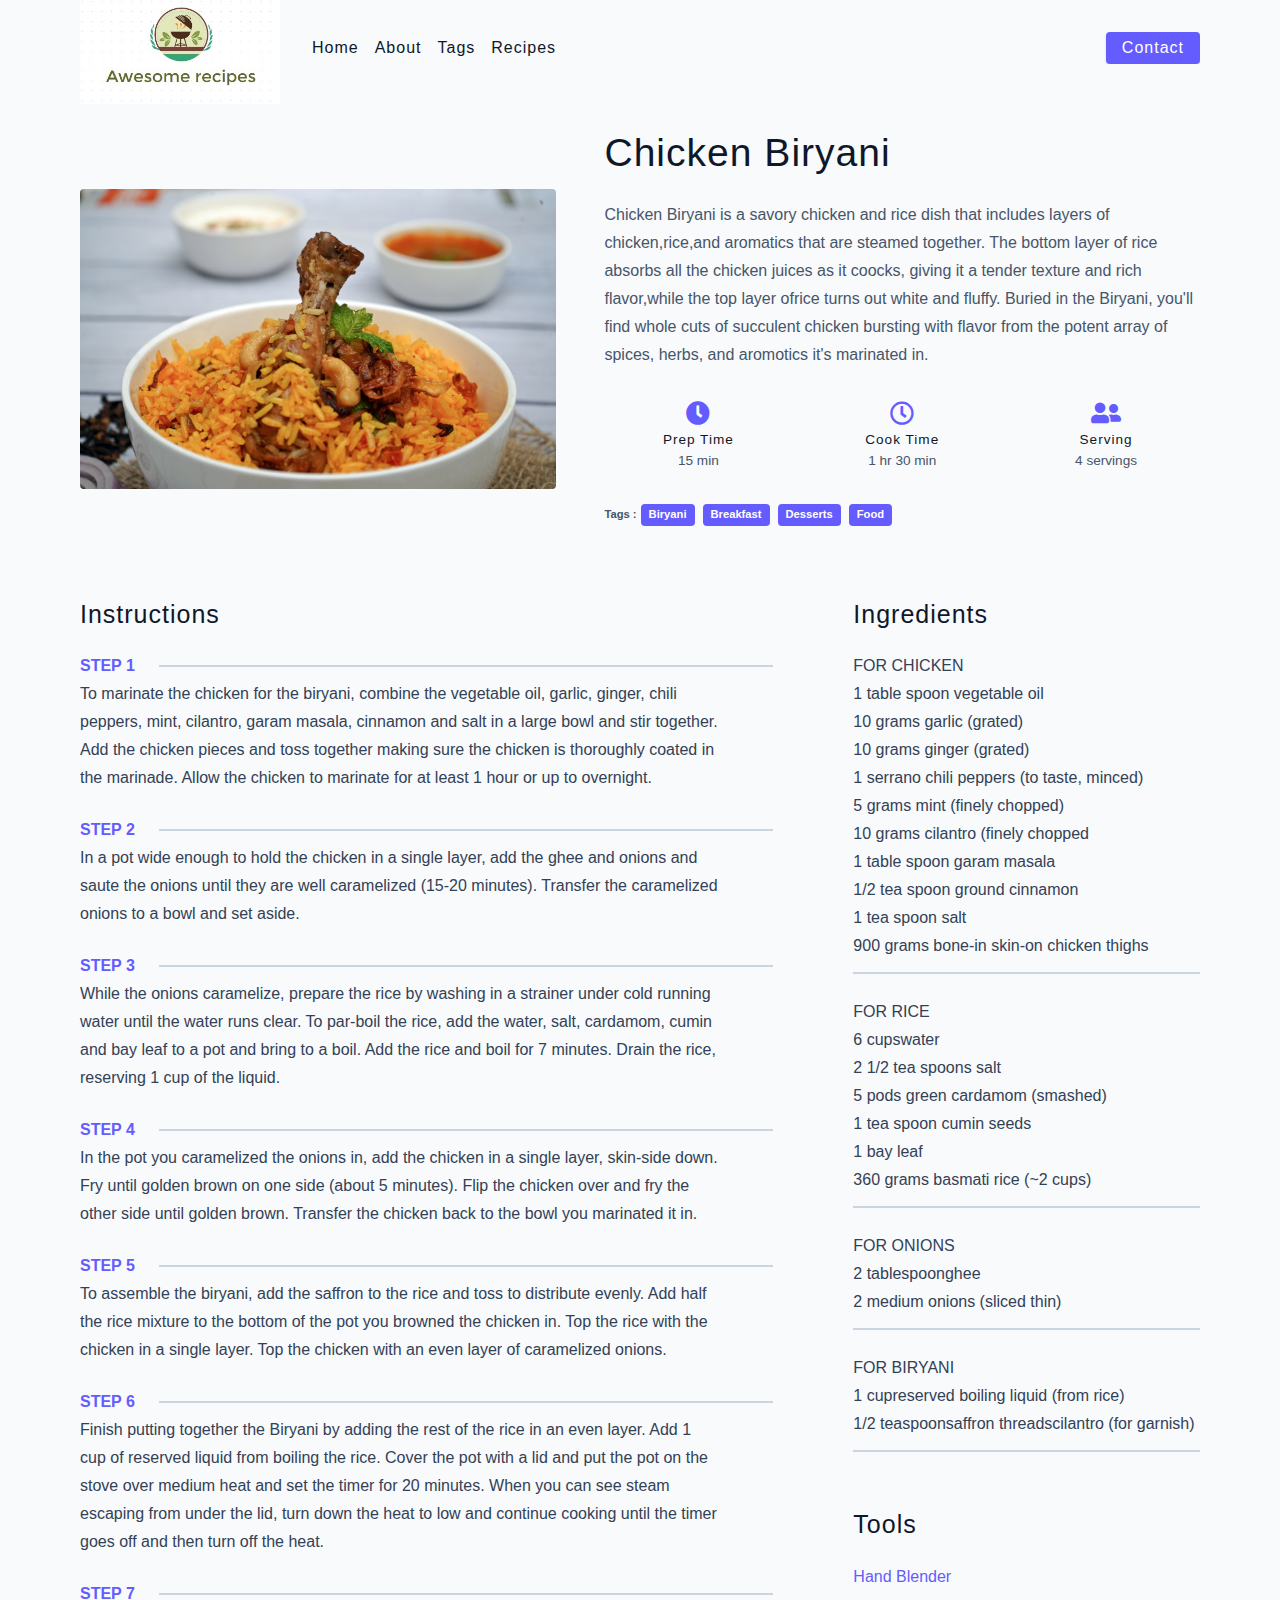
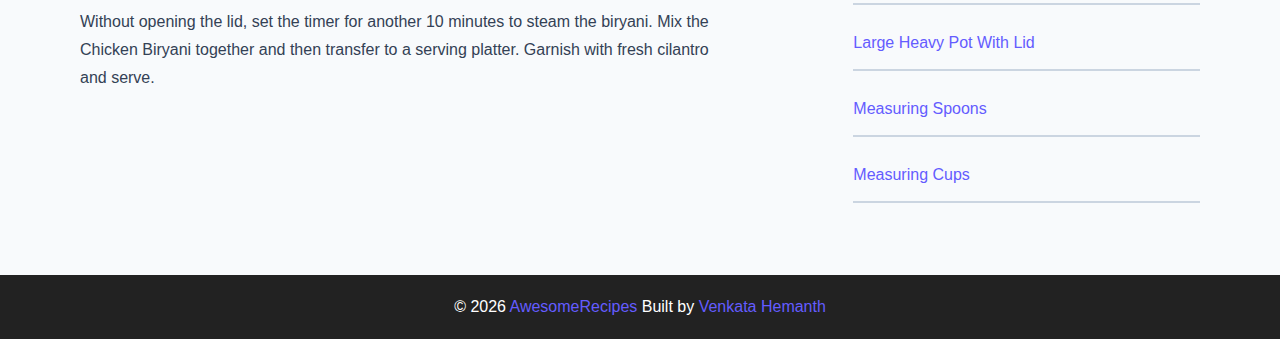
<file: single-recipe.html>
<!DOCTYPE html>
<html lang="en">
  <head>
    <meta charset="UTF-8" />
    <meta http-equiv="X-UA-Compatible" content="IE=edge" />
    <meta name="viewport" content="width=device-width, initial-scale=1.0" />
    <title>Single Recipe || Final</title>
    <!-- favicon -->
    <link rel="shortcut icon" href="./assets/favicon.ico" type="image/x-icon" />
    <!-- normalize -->
    <link rel="stylesheet" href="./css/normalize.css" />
    <!-- font-awesome -->
    <link
      rel="stylesheet"
      href="https://cdnjs.cloudflare.com/ajax/libs/font-awesome/5.14.0/css/all.min.css"
    />
    <!-- main css -->
    <link rel="stylesheet" href="./css/main.css" />
  </head>
  <body>
    <!-- nav  -->
    <nav class="navbar">
      <div class="nav-center">
        <div class="nav-header">
          <a href="index.html" class="nav-logo">
            <img src="./assets/ll.jpeg" alt="simply recipes" />
          </a>
          <button class="nav-btn btn">
            <i class="fas fa-align-justify"></i>
          </button>
        </div>
        <div class="nav-links">
          <a href="index.html" class="nav-link"> home </a>
          <a href="about.html" class="nav-link"> about </a>
          <a href="tags.html" class="nav-link"> tags </a>
          <a href="recipes.html" class="nav-link"> recipes </a>

          <div class="nav-link contact-link">
            <a href="contact.html" class="btn"> contact </a>
          </div>
        </div>
      </div>
    </nav>
    <!-- end of nav -->
    <main class="page">
      <div class="recipe-page">
        <section class="recipe-hero">
          <img
            src="./assets/recipes/recipe-1.jpeg"
            class="img recipe-hero-img"
          />
          <article class="recipe-info">
            <h2>Chicken Biryani</h2>
            <p>
              Chicken Biryani is a savory chicken and rice dish that includes layers of chicken,rice,and aromatics 
              that are steamed together. The bottom layer of rice absorbs all the chicken juices as it coocks, 
              giving it a tender texture and rich flavor,while the top layer ofrice turns out white and fluffy. 
              Buried in the Biryani, you'll find whole cuts of succulent chicken bursting with flavor from the 
              potent array of spices, herbs, and aromotics it's marinated in.  
            </p>
            <div class="recipe-icons">
              <article>
                <i class="fas fa-clock"></i>
                <h5>prep time</h5>
                <p>15 min</p>
              </article>
              <article>
                <i class="far fa-clock"></i>
                <h5>cook time</h5>
                <p>1 hr 30 min</p>
              </article>
              <article>
                <i class="fas fa-user-friends"></i>
                <h5>serving</h5>
                <p>4 servings</p>
              </article>
            </div>
            <p class="recipe-tags">
              Tags : <a href="Biryani.html">Biryani</a>
              <a href="Breakfast.html">breakfast</a>
              <a href="Desserts.html">Desserts</a>
              <a href="tag-template.html">food</a>
            </p>
          </article>
        </section>
        <!-- content -->
        <section class="recipe-content">
          <article>
            <h4>instructions</h4>
            <!-- single instruction -->
            <div class="single-instruction">
              <header>
                <p>step 1</p>
                <div></div>
              </header>
              <p>
                To marinate the chicken for the biryani, combine the vegetable oil, garlic, ginger, chili peppers, mint, 
                cilantro, garam masala, cinnamon and salt in a large bowl and stir together. Add the chicken pieces and 
                toss together making sure the chicken is thoroughly coated in the marinade. Allow the chicken to marinate 
                for at least 1 hour or up to overnight.
              </p>
            </div>
            <!-- end of single instruction -->
            <!-- single instruction -->
            <div class="single-instruction">
              <header>
                <p>step 2</p>
                <div></div>
              </header>
              <p>
                In a pot wide enough to hold the chicken in a single layer, add the ghee and onions and saute the onions 
                until they are well caramelized (15-20 minutes). Transfer the caramelized onions to a bowl and set aside.
              </p>
            </div>
            <!-- end of single instruction -->
            <!-- single instruction -->
            <div class="single-instruction">
              <header>
                <p>step 3</p>
                <div></div>
              </header>
              <p>
                While the onions caramelize, prepare the rice by washing in a strainer under cold running water until the water runs clear.
                To par-boil the rice, add the water, salt, cardamom, cumin and bay leaf to a pot and bring to a boil. Add the rice and boil
                for 7 minutes. Drain the rice, reserving 1 cup of the liquid.
              </p>
            </div>
            <div class="single-instruction">
              <header>
                <p>step 4</p>
                <div></div>
              </header>
              <p>
                In the pot you caramelized the onions in, add the chicken in a single layer, skin-side down. Fry until golden brown on one 
                side (about 5 minutes). Flip the chicken over and fry the other side until golden brown. Transfer the chicken back to the 
                bowl you marinated it in.
              </p>
            </div>
            <div class="single-instruction">
              <header>
                <p>step 5</p>
                <div></div>
              </header>
              <p>
                To assemble the biryani, add the saffron to the rice and toss to distribute evenly. Add half the rice mixture to the bottom 
               of the pot you browned the chicken in. Top the rice with the chicken in a single layer. Top the chicken with an even layer 
               of caramelized onions.

              </p>
            </div>
            <div class="single-instruction">
              <header>
                <p>step 6</p>
                <div></div>
              </header>
              <p>
                Finish putting together the Biryani by adding the rest of the rice in an even layer. Add 1 cup of reserved liquid from boiling 
                the rice. Cover the pot with a lid and put the pot on the stove over medium heat and set the timer for 20 minutes. When you 
                can see steam escaping from under the lid, turn down the heat to low and continue cooking until the timer goes off and then 
                turn off the heat.
              </p>
            </div>
            <div class="single-instruction">
              <header>
                <p>step 7</p>
                <div></div>
              </header>
              <p>
                Without opening the lid, set the timer for another 10 minutes to steam the biryani.
                Mix the Chicken Biryani together and then transfer to a serving platter. Garnish with fresh cilantro and serve.
              </p>
            </div>
            <!-- end of single instruction -->
          </article>
          <article class="second-column">
            <div>
              <h4>ingredients</h4>
              <p class="single-ingredient">
                FOR CHICKEN<br>
                1 table spoon vegetable oil<br>
                10 grams garlic (grated)<br>
                10 grams ginger (grated)<br>
                1 serrano chili peppers (to taste, minced)<br>
                5 grams mint (finely chopped)<br>
                10 grams cilantro (finely chopped<br>
                1 table spoon garam masala<br>
                1/2 tea spoon ground cinnamon<br>
                1 tea spoon salt<br>
                900 grams bone-in skin-on chicken thighs</p>
              <p class="single-ingredient">
                FOR RICE<br>
                6 cupswater<br>
                2 1/2 tea spoons salt<br>
                5 pods green cardamom (smashed)<br>
                1 tea spoon cumin seeds<br>
                1 bay leaf <br>
                360 grams basmati rice (~2 cups)
              </p>
              <p class="single-ingredient">
                FOR ONIONS<br>
                2 tablespoonghee<br>
                2 medium onions (sliced thin)</p>
              <p class="single-ingredient">
                FOR BIRYANI<br>
                1 cupreserved boiling liquid (from rice)<br>
                1/2 teaspoonsaffron threadscilantro (for garnish)
              </p>
            </div>
            <div>
              <h4>tools</h4>
              <p class="single-tool">Hand Blender</p>
              <p class="single-tool">Large Heavy Pot With Lid</p>
              <p class="single-tool">Measuring Spoons</p>
              <p class="single-tool">Measuring Cups</p>
            </div>
          </article>
        </section>
      </div>
    </main>
    <!-- footer -->
    <footer class="page-footer">
      <p>
        &copy; <span id="date"></span>
        <span class="footer-logo">AwesomeRecipes</span> Built by
        <a href="">Venkata Hemanth</a>
      </p>
    </footer>
    <script src="./js/app.js"></script>
  </body>
</html>
</file>
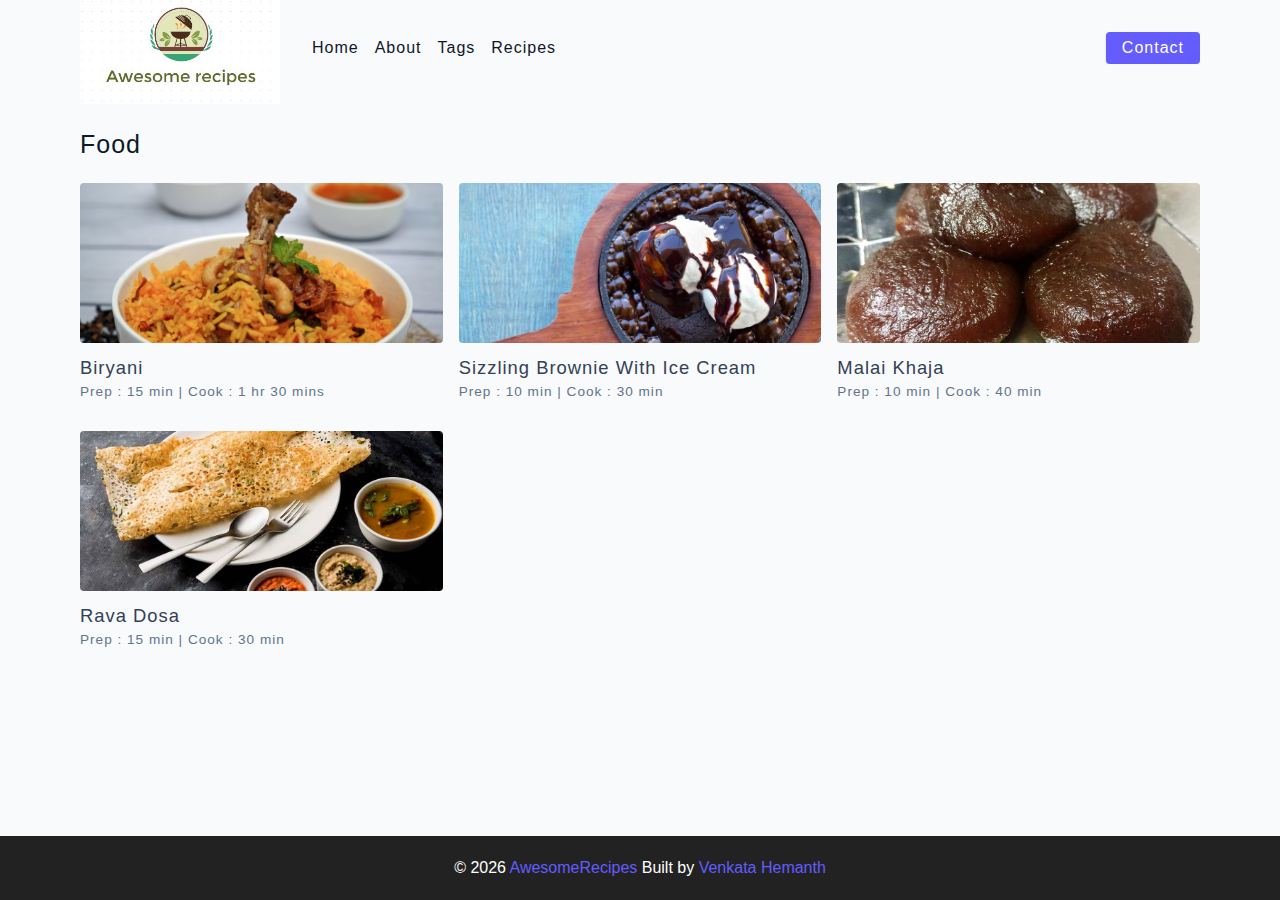
<file: tag-template.html>
<!DOCTYPE html>
<html lang="en">
  <head>
    <meta charset="UTF-8" />
    <meta http-equiv="X-UA-Compatible" content="IE=edge" />
    <meta name="viewport" content="width=device-width, initial-scale=1.0" />
    <title>Recipe Template || Final</title>
    <!-- favicon -->
    <link rel="shortcut icon" href="./assets/favicon.ico" type="image/x-icon" />
    <!-- normalize -->
    <link rel="stylesheet" href="./css/normalize.css" />
    <!-- font-awesome -->
    <link
      rel="stylesheet"
      href="https://cdnjs.cloudflare.com/ajax/libs/font-awesome/5.14.0/css/all.min.css"
    />
    <!-- main css -->
    <link rel="stylesheet" href="./css/main.css" />
  </head>
  <body>
    <!-- nav  -->
    <nav class="navbar">
      <div class="nav-center">
        <div class="nav-header">
          <a href="index.html" class="nav-logo">
            <img src="./assets/ll.jpeg" alt="simply recipes" />
          </a>
          <button class="nav-btn btn">
            <i class="fas fa-align-justify"></i>
          </button>
        </div>
        <div class="nav-links">
          <a href="index.html" class="nav-link"> home </a>
          <a href="about.html" class="nav-link"> about </a>
          <a href="tags.html" class="nav-link"> tags </a>
          <a href="recipes.html" class="nav-link"> recipes </a>

          <div class="nav-link contact-link">
            <a href="contact.html" class="btn"> contact </a>
          </div>
        </div>
      </div>
    </nav>
    <!-- end of nav -->
    <main class="page">
      <div class="featured-recipes">
        <h4>Food</h4>
          <!-- recipes list -->
        <div class="recipes-list">
          <!-- single recipe -->
          <a href="single-recipe.html" class="recipe">
            <img
              src="./assets/recipes/recipe-1.jpeg"
              class="img recipe-img"
              alt=""
            />
            <h5>Biryani</h5>
            <p>Prep : 15 min | Cook : 1 hr 30 mins</p>
          </a>
          <!-- end of single recipe -->
          <!-- single recipe -->
          <a href="double-recipe.html" class="recipe">
            <img
              src="./assets/recipes/recipe-2.jpeg"
              class="img recipe-img"
              alt=""
            />
            <h5>Sizzling Brownie with Ice cream</h5>
            <p>Prep : 10 min | Cook : 30 min</p>
          </a>
          <!-- end of single recipe -->
          <!-- single recipe -->
          <a href="third-recipe.html" class="recipe">
            <img
              src="./assets/recipes/recipe-3.jpeg"
              class="img recipe-img"
              alt=""
            />
            <h5>Malai Khaja</h5>
            <p>Prep : 10 min | Cook : 40 min</p>
          </a>
          <!-- end of single recipe -->
          <!-- single recipe -->
          <a href="fourth-recipe.html" class="recipe">
            <img
              src="./assets/recipes/recipe-4.jpeg"
              class="img recipe-img"
              alt=""
            />
            <h5>Rava Dosa</h5>
            <p>Prep : 15 min | Cook : 30 min</p>
          </a>
          <!-- end of single recipe -->
        </div>
        <!-- end of recipe list -->
      </div>
          
    </main>
    <!-- footer -->
    <footer class="page-footer">
      <p>
        &copy; <span id="date"></span>
        <span class="footer-logo">AwesomeRecipes</span> Built by
        <a href="">Venkata Hemanth</a>
      </p>
    </footer>
    <script src="./js/app.js"></script>
  </body>
</html>
</file>
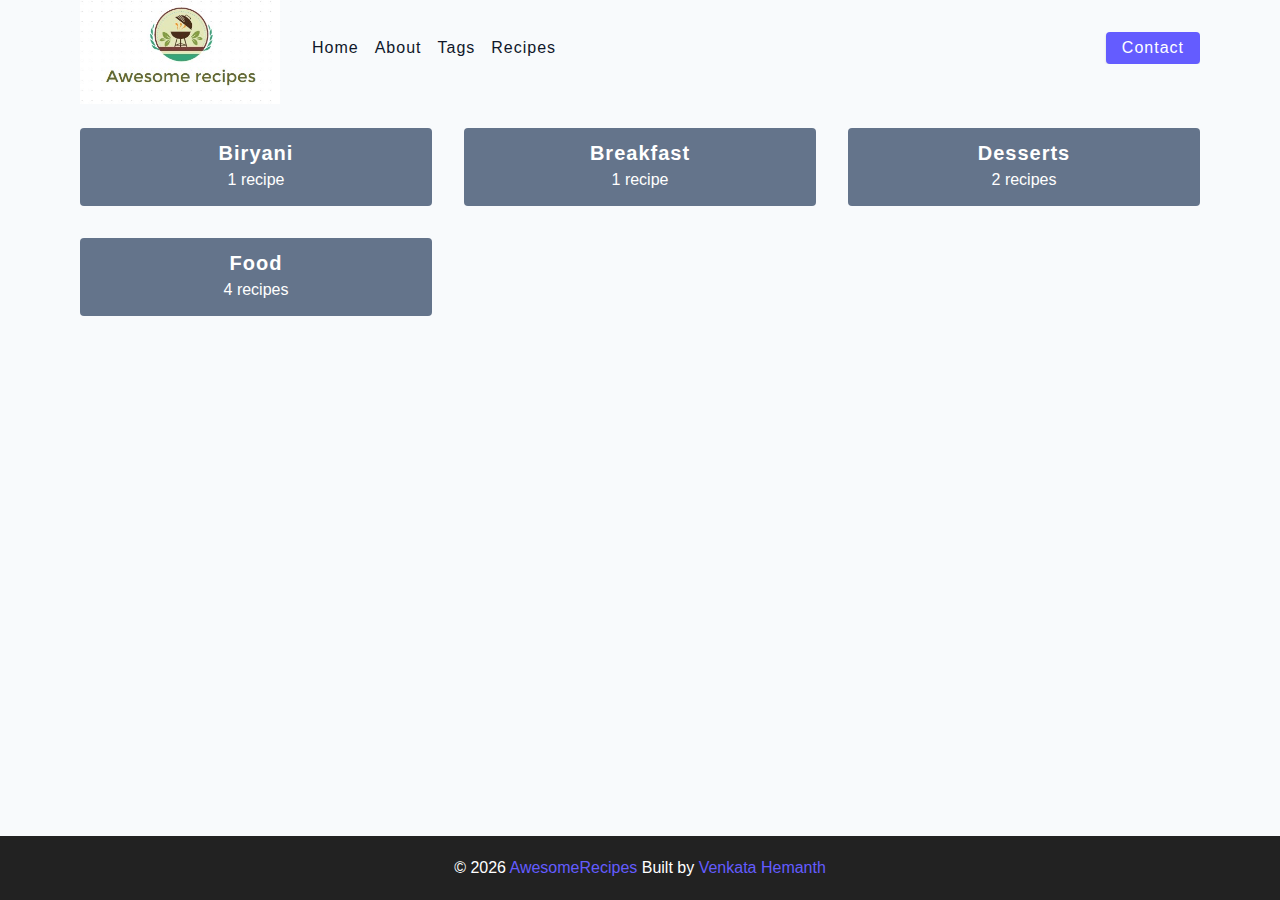
<file: tags.html>
<!DOCTYPE html>
<html lang="en">
  <head>
    <meta charset="UTF-8" />
    <meta http-equiv="X-UA-Compatible" content="IE=edge" />
    <meta name="viewport" content="width=device-width, initial-scale=1.0" />
    <title>Tags || Final</title>
    <!-- favicon -->
    <link rel="shortcut icon" href="./assets/favicon.ico" type="image/x-icon" />
    <!-- normalize -->
    <link rel="stylesheet" href="./css/normalize.css" />
    <!-- font-awesome -->
    <link
      rel="stylesheet"
      href="https://cdnjs.cloudflare.com/ajax/libs/font-awesome/5.14.0/css/all.min.css"
    />
    <!-- main css -->
    <link rel="stylesheet" href="./css/main.css" />
  </head>
  <body>
    <!-- nav  -->
    <nav class="navbar">
      <div class="nav-center">
        <div class="nav-header">
          <a href="index.html" class="nav-logo">
            <img src="./assets/ll.jpeg" alt="simply recipes" />
          </a>
          <button class="nav-btn btn">
            <i class="fas fa-align-justify"></i>
          </button>
        </div>
        <div class="nav-links">
          <a href="index.html" class="nav-link"> home </a>
          <a href="about.html" class="nav-link"> about </a>
          <a href="tags.html" class="nav-link"> tags </a>
          <a href="recipes.html" class="nav-link"> recipes </a>

          <div class="nav-link contact-link">
            <a href="contact.html" class="btn"> contact </a>
          </div>
        </div>
      </div>
    </nav>
    <!-- end of nav -->
    <main class="page">
         <section class="tags-wrapper">
          <!-- single tag -->
              <a href="Biryani.html" class="tag">
                <h5>Biryani</h5>
                <p>1 recipe</p>
              </a>
            <!-- end of single tag -->
          <!-- single tag -->
              <a href="Breakfast.html" class="tag">
                <h5>breakfast</h5>
                <p>1 recipe</p>
              </a>
            <!-- end of single tag -->
          <!-- single tag -->
              <a href="Desserts.html" class="tag">
                <h5>Desserts</h5>
                <p>2 recipes</p>
              </a>
            <!-- end of single tag -->
          <!-- single tag -->
              <a href="tag-template.html" class="tag">
                <h5>food</h5>
                <p>4 recipes</p>
              </a>
            <!-- end of single tag -->
        </section>
    </main>
    <!-- footer -->
    <footer class="page-footer">
      <p>
        &copy; <span id="date"></span>
        <span class="footer-logo">AwesomeRecipes</span> Built by
        <a href="">Venkata Hemanth</a>
      </p>
    </footer>
    <script src="./js/app.js"></script>
  </body>
</html>
</file>
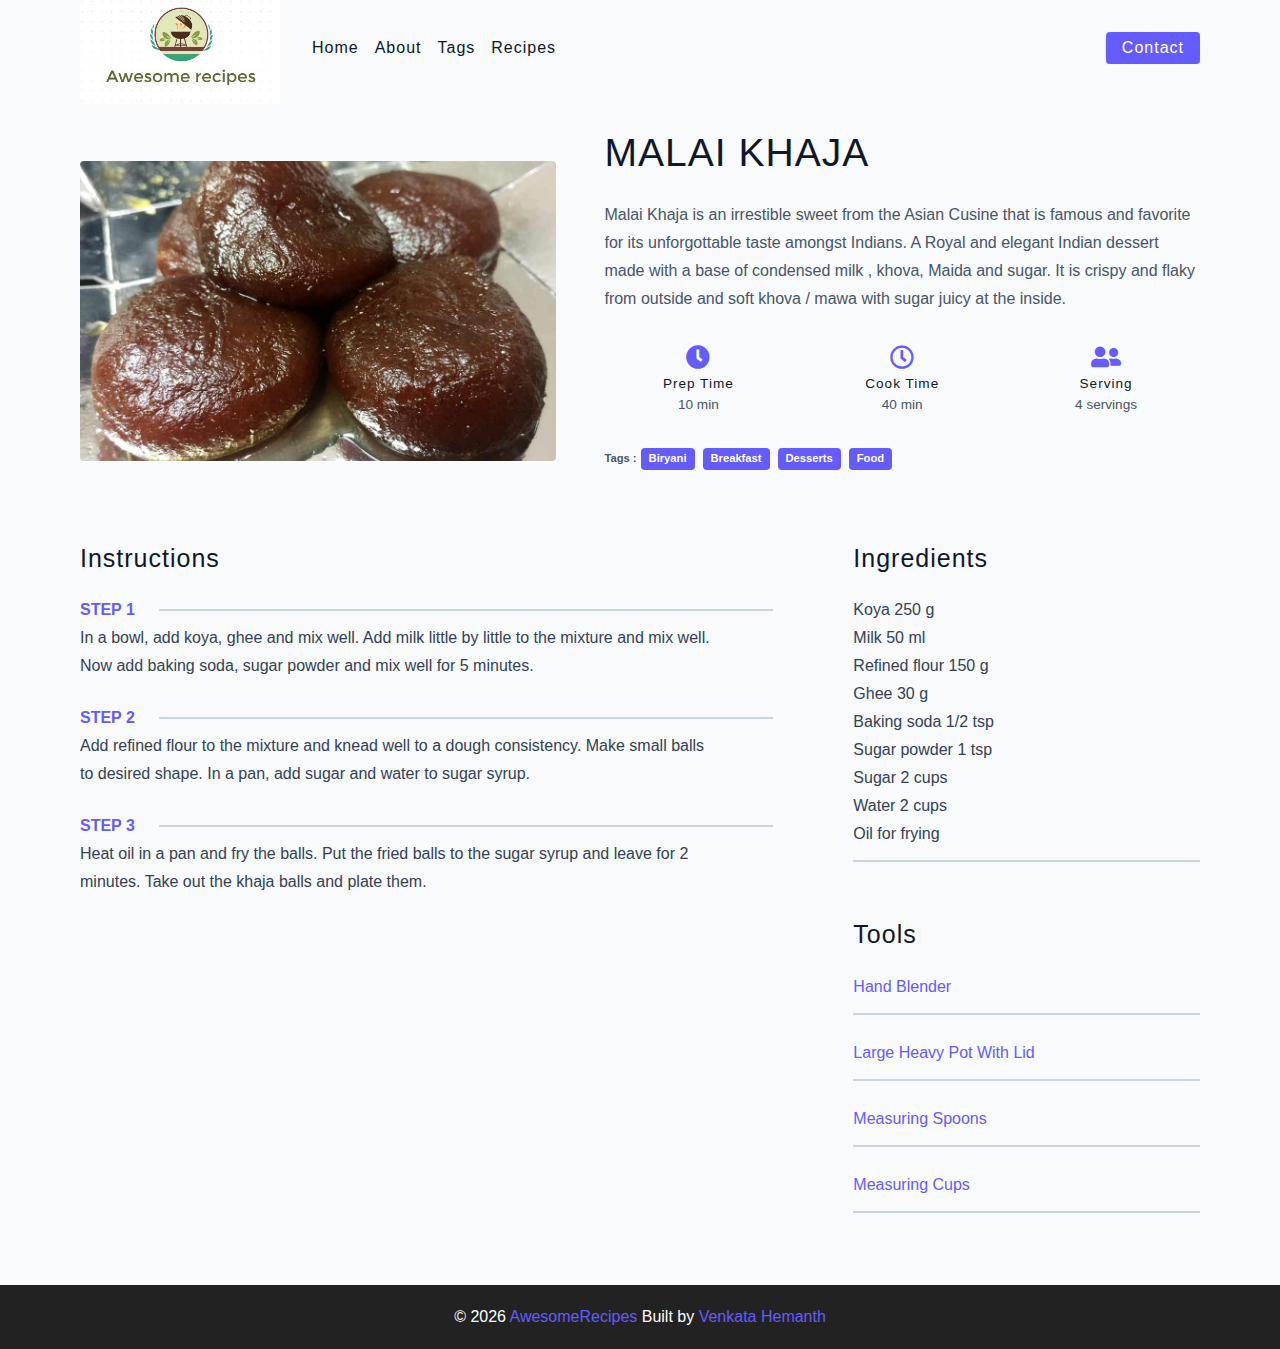
<file: third-recipe.html>
<!DOCTYPE html>
<html lang="en">
  <head>
    <meta charset="UTF-8" />
    <meta http-equiv="X-UA-Compatible" content="IE=edge" />
    <meta name="viewport" content="width=device-width, initial-scale=1.0" />
    <title>Single Recipe || Final</title>
    <!-- favicon -->
    <link rel="shortcut icon" href="./assets/favicon.ico" type="image/x-icon" />
    <!-- normalize -->
    <link rel="stylesheet" href="./css/normalize.css" />
    <!-- font-awesome -->
    <link
      rel="stylesheet"
      href="https://cdnjs.cloudflare.com/ajax/libs/font-awesome/5.14.0/css/all.min.css"
    />
    <!-- main css -->
    <link rel="stylesheet" href="./css/main.css" />
  </head>
  <body>
    <!-- nav  -->
    <nav class="navbar">
      <div class="nav-center">
        <div class="nav-header">
          <a href="index.html" class="nav-logo">
            <img src="./assets/ll.jpeg" alt="simply recipes" />
          </a>
          <button class="nav-btn btn">
            <i class="fas fa-align-justify"></i>
          </button>
        </div>
        <div class="nav-links">
          <a href="index.html" class="nav-link"> home </a>
          <a href="about.html" class="nav-link"> about </a>
          <a href="tags.html" class="nav-link"> tags </a>
          <a href="recipes.html" class="nav-link"> recipes </a>

          <div class="nav-link contact-link">
            <a href="contact.html" class="btn"> contact </a>
          </div>
        </div>
      </div>
    </nav>
    <!-- end of nav -->
    <main class="page">
      <div class="recipe-page">
        <section class="recipe-hero">
          <img
            src="./assets/recipes/recipe-3.jpeg"
            class="img recipe-hero-img"
          />
          <article class="recipe-info">
            <h2>MALAI KHAJA</h2>
            <p>
              Malai Khaja is an irrestible sweet from the Asian Cusine that is famous and favorite for its 
              unforgottable taste amongst Indians.  A Royal and elegant Indian dessert made with a base of 
              condensed milk , khova, Maida and sugar. It is crispy and flaky from outside and soft khova / mawa
               with sugar juicy at the inside.
            </p>
            <div class="recipe-icons">
              <article>
                <i class="fas fa-clock"></i>
                <h5>prep time</h5>
                <p>10 min</p>
              </article>
              <article>
                <i class="far fa-clock"></i>
                <h5>cook time</h5>
                <p>40 min</p>
              </article>
              <article>
                <i class="fas fa-user-friends"></i>
                <h5>serving</h5>
                <p>4 servings</p>
              </article>
            </div>
            <p class="recipe-tags">
              Tags : <a href="Biryani.html">Biryani</a>
              <a href="Breakfast.html">breakfast</a>
              <a href="Desserts.html">Desserts</a>
              <a href="tag-template.html">food</a>
            </p>
          </article>
        </section>
        <!-- content -->
        <section class="recipe-content">
          <article>
            <h4>instructions</h4>
            <!-- single instruction -->
            <div class="single-instruction">
              <header>
                <p>step 1</p>
                <div></div>
              </header>
              <p>
                In a bowl, add koya, ghee and mix well.
                Add milk little by little to the mixture and mix well.
                Now add baking soda, sugar powder and mix well for 5 minutes.
              </p>
            </div>
            <!-- end of single instruction -->
            <!-- single instruction -->
            <div class="single-instruction">
              <header>
                <p>step 2</p>
                <div></div>
              </header>
              <p>
                Add refined flour to the mixture and knead well to a dough consistency.
                  Make small balls to desired shape.
                In a pan, add sugar and water to sugar syrup.
              </p>
            </div>
            <!-- end of single instruction -->
            <!-- single instruction -->
            <div class="single-instruction">
              <header>
                <p>step 3</p>
                <div></div>
              </header>
              <p>
                Heat oil in a pan and fry the balls.
                Put the fried balls to the sugar syrup and leave for 2 minutes.
                Take out the khaja balls and plate them.
              </p>
            </div>
            <!-- end of single instruction -->
          </article>
          <article class="second-column">
            <div>
              <h4>ingredients</h4>
              <p class="single-ingredient">
                Koya 250 g<br>
                Milk 50 ml<br>
                Refined flour 150 g<br>
                Ghee 30 g<br>
                Baking soda 1/2 tsp<br>
                Sugar powder 1 tsp<br>
                Sugar 2 cups<br>
                Water 2 cups<br>
                Oil for frying
              </p>
            </div>
            <div>
              <h4>tools</h4>
              <p class="single-tool">Hand Blender</p>
              <p class="single-tool">Large Heavy Pot With Lid</p>
              <p class="single-tool">Measuring Spoons</p>
              <p class="single-tool">Measuring Cups</p>
            </div>
          </article>
        </section>
      </div>
    </main>
    <!-- footer -->
    <footer class="page-footer">
      <p>
        &copy; <span id="date"></span>
        <span class="footer-logo">AwesomeRecipes</span> Built by
        <a href="">Venkata Hemanth</a>
      </p>
    </footer>
    <script src="./js/app.js"></script>
  </body>
</html>
</file>
<file: css/main.css>
*,
::after,
::before {
  box-sizing: border-box;
}
/* fonts */

@import url('https://fonts.googleapis.com/css2?family=Roboto:wght@400;500;600&family=Montserrat&display=swap');
html {
  font-size: 100%;
} /*16px*/

:root {
  /* colors */
  --primary-100: #e2e0ff;
  --primary-200: #c1beff;
  --primary-300: #a29dff;
  --primary-400: #837dff;
  --primary-500: #645cff;
  --primary-600: #504acc;
  --primary-700: #3c3799;
  --primary-800: #282566;
  --primary-900: #141233;

  /* grey */
  --grey-50: #f8fafc;
  --grey-100: #f1f5f9;
  --grey-200: #e2e8f0;
  --grey-300: #cbd5e1;
  --grey-400: #94a3b8;
  --grey-500: #64748b;
  --grey-600: #475569;
  --grey-700: #334155;
  --grey-800: #1e293b;
  --grey-900: #0f172a;
  /* rest of the colors */
  --black: #222;
  --white: #fff;
  --red-light: #f8d7da;
  --red-dark: #842029;
  --green-light: #d1e7dd;
  --green-dark: #0f5132;

  /* fonts  */
  --headingFont: 'Roboto', sans-serif;
  --bodyFont: 'Nunito', sans-serif;
  --smallText: 0.7em;
  /* rest of the vars */
  --backgroundColor: var(--grey-50);
  --textColor: var(--grey-900);
  --borderRadius: 0.25rem;
  --letterSpacing: 1px;
  --transition: 0.3s ease-in-out all;
  --max-width: 1120px;
  --fixed-width: 600px;

  /* box shadow*/
  --shadow-1: 0 1px 3px 0 rgba(0, 0, 0, 0.1), 0 1px 2px 0 rgba(0, 0, 0, 0.06);
  --shadow-2: 0 4px 6px -1px rgba(0, 0, 0, 0.1),
    0 2px 4px -1px rgba(0, 0, 0, 0.06);
  --shadow-3: 0 10px 15px -3px rgba(0, 0, 0, 0.1),
    0 4px 6px -2px rgba(0, 0, 0, 0.05);
  --shadow-4: 0 20px 25px -5px rgba(0, 0, 0, 0.1),
    0 10px 10px -5px rgba(0, 0, 0, 0.04);
}

body {
  background: var(--backgroundColor);
  font-family: var(--bodyFont);
  font-weight: 400;
  line-height: 1.75;
  color: var(--textColor);
}

p {
  margin-top: 0;
  margin-bottom: 1.5rem;
  max-width: 40em;
}

h1,
h2,
h3,
h4,
h5 {
  margin: 0;
  margin-bottom: 1.38rem;
  font-family: var(--headingFont);
  font-weight: 400;
  line-height: 1.3;
  text-transform: capitalize;
  letter-spacing: var(--letterSpacing);
}

h1 {
  margin-top: 0;
  font-size: 3.052rem;
}

h2 {
  font-size: 2.441rem;
}

h3 {
  font-size: 1.953rem;
}

h4 {
  font-size: 1.563rem;
}

h5 {
  font-size: 1.25rem;
}

small,
.text-small {
  font-size: var(--smallText);
}

a {
  text-decoration: none;
}
ul {
  list-style-type: none;
  padding: 0;
}

.img {
  width: 100%;
  display: block;
  object-fit: cover;
}
.search-box {
    float: right;
    display: flex;
    margin: 5px 25px;
}

.tbox {
    padding: 10px;
    width: 200px;
}
/* buttons */

.btn {
  cursor: pointer;
  color: var(--white);
  background: var(--primary-500);
  border: transparent;
  border-radius: var(--borderRadius);
  letter-spacing: var(--letterSpacing);
  padding: 0.375rem 0.75rem;
  box-shadow: var(--shadow-1);
  transition: var(--transtion);
  text-transform: capitalize;
  display: inline-block;
}
.btn:hover {
  background: var(--primary-700);
  box-shadow: var(--shadow-3);
}
.btn-hipster {
  color: var(--primary-500);
  background: var(--primary-200);
}
.btn-hipster:hover {
  color: var(--primary-200);
  background: var(--primary-700);
}
.btn-block {
  width: 100%;
}

/* alerts */
.alert {
  padding: 0.375rem 0.75rem;
  margin-bottom: 1rem;
  border-color: transparent;
  border-radius: var(--borderRadius);
}

.alert-danger {
  color: var(--red-dark);
  background: var(--red-light);
}
.alert-success {
  color: var(--green-dark);
  background: var(--green-light);
}
/* form */

.form {
  width: 90vw;
  max-width: var(--fixed-width);
  background: var(--white);
  border-radius: var(--borderRadius);
  box-shadow: var(--shadow-2);
  padding: 2rem 2.5rem;
  margin: 3rem auto;
}
.form-label {
  display: block;
  font-size: var(--smallText);
  margin-bottom: 0.5rem;
  text-transform: capitalize;
  letter-spacing: var(--letterSpacing);
}
.form-input,
.form-textarea {
  width: 100%;
  padding: 0.375rem 0.75rem;
  border-radius: var(--borderRadius);
  background: var(--backgroundColor);
  border: 1px solid var(--grey-200);
}

.form-row {
  margin-bottom: 1rem;
}

.form-textarea {
  height: 7rem;
}
::placeholder {
  font-family: inherit;
  color: var(--grey-400);
}
.form-alert {
  color: var(--red-dark);
  letter-spacing: var(--letterSpacing);
  text-transform: capitalize;
}
/* alert */

@keyframes spinner {
  to {
    transform: rotate(360deg);
  }
}

.loading {
  width: 6rem;
  height: 6rem;
  border: 5px solid var(--grey-400);
  border-radius: 50%;
  border-top-color: var(--primary-500);
  animation: spinner 0.6s linear infinite;
}
.loading {
  margin: 0 auto;
}
/* title */

.title {
  text-align: center;
}

.title-underline {
  background: var(--primary-500);
  width: 7rem;
  height: 0.25rem;
  margin: 0 auto;
  margin-top: -1rem;
}

/*
=============== 
Navbar
===============
*/

.navbar {
  display: flex;
  align-items: center;
  justify-content: center;
}
.nav-center {
  width: 90vw;
  max-width: var(--max-width);
}
.nav-header {
  height: 6rem;
  display: flex;
  justify-content: space-between;
  align-items: center;
}
.nav-header img {
  width: 200px;
}
.nav-logo {
  display: flex;
  align-items: flex-end;
}

.nav-btn {
  padding: 0.15rem 0.75rem;
}
.nav-btn i {
  font-size: 1.25rem;
}
.nav-links {
  height: 0;
  overflow: hidden;
  display: flex;
  flex-direction: column;
  transition: var(--transition);
}
.show-links {
  height: 23.9375rem;
}

.nav-link {
  display: block;
  text-align: center;
  font-size: 1.25rem;
  text-transform: capitalize;
  color: var(--grey-900);
  letter-spacing: var(--letterSpacing);
  padding: 1rem 0;
  border-top: 1px solid var(--grey-500);
  transition: var(--transition);
}
.nav-link:hover {
  color: var(--primary-500);
}

.contact-link a {
  padding: 0.15rem 1rem;
}

@media screen and (min-width: 992px) {
  .navbar {
    height: 6rem;
  }
  .nav-center {
    display: flex;
    align-items: center;
  }
  .nav-header {
    padding: 0;
    margin-right: 2rem;
    height: auto;
  }

  .nav-btn {
    display: none;
  }
  .nav-links {
    height: auto !important;
    flex-direction: row;
    align-items: center;
    width: 100%;
  }
  .nav-link {
    padding: 0;
    border-top: none;
    margin-right: 1rem;
    font-size: 1rem;
  }
  .contact-link {
    margin-right: 0;
    margin-left: auto;
  }
}
/*
=============== 
Page
===============
*/

.page {
  width: 90vw;
  max-width: var(--max-width);
  margin: 0 auto;
}
.page {
  padding-top: 2rem;
  min-height: calc(100vh - (6rem + 4rem));
}
/*
=============== 
Footer
===============
*/

.page-footer {
  text-align: center;
  height: 4rem;
  display: flex;
  align-items: center;
  justify-content: center;
  background: var(--black);
  color: var(--white);
}
.page-footer h5 {
  margin-top: 0;
  margin-bottom: 0;
}
.page-footer p {
  margin-bottom: 0;
}
.page-footer .footer-logo,
.page-footer a {
  color: var(--primary-500);
}
/*
=============== 
Hero
===============
*/

.hero {
  height: 40vh;
  position: relative;
  margin-bottom: 2rem;
  background: url('../assets/main.jpeg') center/cover no-repeat;
  border-radius: var(--borderRadius);
}
.hero-container {
  position: absolute;
  top: 0;
  left: 0;
  width: 100%;
  height: 100%;
  display: flex;
  align-items: center;
  justify-content: center;
  background: rgba(0, 0, 0, 0.4);
  border-radius: var(--borderRadius);
}
.hero-text {
  color: var(--white);
  text-align: center;
}

@media only screen and (min-width: 768px) {
  .hero-text h1 {
    font-size: 4rem;
    margin-bottom: 0;
  }
}

/*
=============== 
Recipes 
===============
*/

.recipes-container {
  display: grid;
  gap: 2rem 1rem;
}

.recipes-list {
  display: grid;
  gap: 2rem 1rem;
  padding-bottom: 3rem;
}
.tags-container {
  order: 1;
  display: flex;
  flex-direction: column;
  padding-bottom: 3rem;
  /* background: blue; */
}
.tags-container h4 {
  margin-bottom: 0.5rem;
  font-weight: 500;
}
.tags-list {
  display: grid;
  grid-template-columns: 1fr 1fr 1fr;
}
.tags-list a {
  text-transform: capitalize;
  display: block;
  color: var(--grey-500);
  transition: var(--transition);
}
.tags-list a:hover {
  color: var(--primary-500);
}
.recipe {
  display: block;
}
.recipe-img {
  height: 15rem;
  border-radius: var(--borderRadius);
  margin-bottom: 1rem;
}
.recipe h5 {
  margin-bottom: 0;
  margin-top: 0.25rem;
  line-height: 1;
  color: var(--grey-700);
}
.recipe p {
  margin-bottom: 0;
  line-height: 1;
  color: var(--grey-500);
  margin-top: 0.5rem;
  letter-spacing: var(--letterSpacing);
}
@media screen and (min-width: 576px) {
  .recipes-list {
    grid-template-columns: 1fr 1fr;
  }
  .recipe-img {
    height: 10rem;
  }
}

@media screen and (min-width: 992px) {
  .recipes-container {
    grid-template-columns: 200px 1fr;
    gap: 1rem;
  }
  .recipes-list {
    grid-template-columns: 1fr 1fr;
  }

  .recipe p {
    font-size: 0.85rem;
  }
  .tags-container {
    order: 0;
    /* background: blue; */
  }
  .tags-list {
    display: grid;
    grid-template-columns: 1fr;
  }
}

@media screen and (min-width: 1200px) {
  .recipe h5 {
    font-size: 1.15rem;
  }
  .recipes-list {
    grid-template-columns: 1fr 1fr 1fr;
  }
}
/*
=============== 
Error
===============
*/
.error-page {
  text-align: center;
  padding-top: 5rem;
}
.error-page h1 {
  font-size: 9rem;
}
/*
=============== 
About Page
===============
*/

.about-page h2 {
  text-transform: none;
  font-weight: bold;
}
.about-page {
  display: grid;
  gap: 2rem 4rem;
  padding-bottom: 3rem;
}
.about-img {
  border-radius: var(--borderRadius);
  height: 300px;
}

@media screen and (min-width: 992px) {
  .about-page {
    grid-template-columns: 1fr 1fr;
    grid-template-rows: 400px;
    align-items: center;
  }
  .about-img {
    height: 100%;
  }
}

.featured-title {
  text-align: center;
}
/*
=============== 
Contact Page
===============
*/
.contact-form {
  width: 100%;
  margin: 0;
}
.contact-container {
  display: grid;
  gap: 2rem 3rem;
  padding-bottom: 3rem;
}
@media screen and (min-width: 992px) {
  .contact-container {
    grid-template-columns: 1fr 450px;
    align-items: center;
  }
}

/*
=============== 
Tags Page
===============
*/

.tags-wrapper {
  display: grid;
  gap: 2rem;
  padding-bottom: 3rem;
}
.tag {
  background: var(--grey-500);
  border-radius: var(--borderRadius);
  text-align: center;
  color: var(--white);
  transition: var(--transition);
  padding: 0.75rem 0;
}
.tag:hover {
  background: var(--primary-500);
}
.tag h5,
.tag p {
  margin-bottom: 0;
}
.tag h5 {
  font-weight: 600;
}
@media screen and (min-width: 576px) {
  .tags-wrapper {
    grid-template-columns: 1fr 1fr;
  }
}
@media screen and (min-width: 992px) {
  .tags-wrapper {
    grid-template-columns: 1fr 1fr 1fr;
  }
}

/*
=============== 
Recipe Template
===============
*/

.recipe-hero {
  display: grid;
  gap: 3rem;
}

.recipe-hero-img {
  height: 300px;
  border-radius: var(--borderRadius);
}
.recipe-info p {
  color: var(--grey-600);
}
.recipe-icons {
  display: grid;
  grid-template-columns: repeat(3, 1fr);
  gap: 1rem;
  margin: 2rem 0;
  text-align: center;
}
.recipe-icons i {
  font-size: 1.5rem;
  color: var(--primary-500);
}
.recipe-icons h5,
.recipe-icons p {
  margin-bottom: 0;
  font-size: 0.85em;
}

.recipe-icons p {
  color: var(--grey-600);
}
.recipe-tags {
  display: flex;
  align-items: center;
  flex-wrap: wrap;
  font-size: 0.7em;
  font-weight: 600;
}
.recipe-tags a {
  background: var(--primary-500);
  border-radius: var(--borderRadius);
  color: var(--white);
  padding: 0.05rem 0.5rem;
  margin: 0 0.25rem;
  text-transform: capitalize;
}
@media screen and (min-width: 992px) {
  .recipe-hero {
    grid-template-columns: 4fr 5fr;
    align-items: center;
  }
}
.recipe-content {
  padding: 3rem 0;
  display: grid;
  gap: 2rem 5rem;
}
@media screen and (min-width: 992px) {
  .recipe-content {
    grid-template-columns: 2fr 1fr;
  }
}
.single-instruction header {
  display: grid;
  grid-template-columns: auto 1fr;
  gap: 1.5rem;
  align-items: center;
}
.single-instruction header p {
  text-transform: uppercase;
  font-weight: 600;
  color: var(--primary-500);
  margin-bottom: 0;
}
.single-instruction > p {
  color: var(--grey-700);
}

.single-instruction header div {
  height: 2px;
  background: var(--grey-300);
}

.second-column {
  display: grid;
  row-gap: 2rem;
}

.single-ingredient {
  border-bottom: 2px solid var(--grey-300);
  padding-bottom: 0.75rem;
  color: var(--grey-700);
}
.single-tool {
  border-bottom: 2px solid var(--grey-300);
  padding-bottom: 0.75rem;
  color: var(--primary-500);
  text-transform: capitalize;
}
</file>
